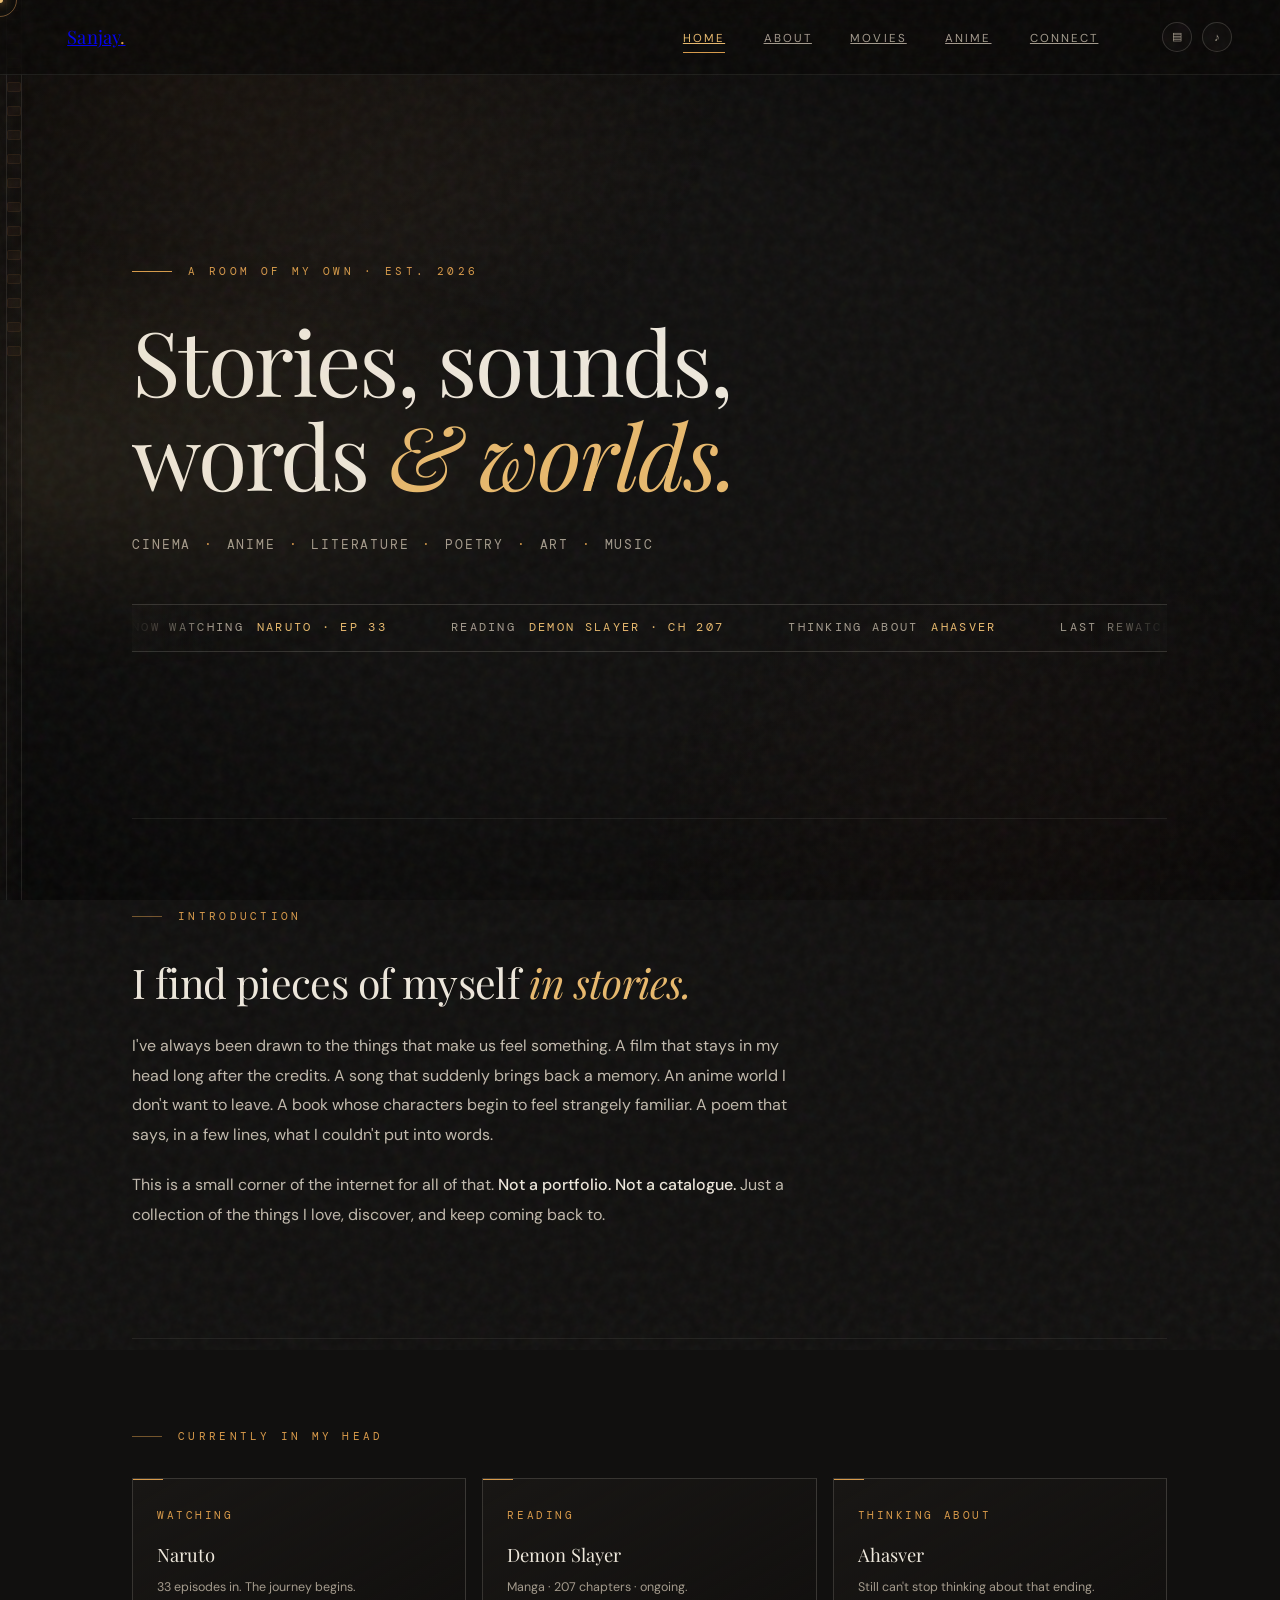
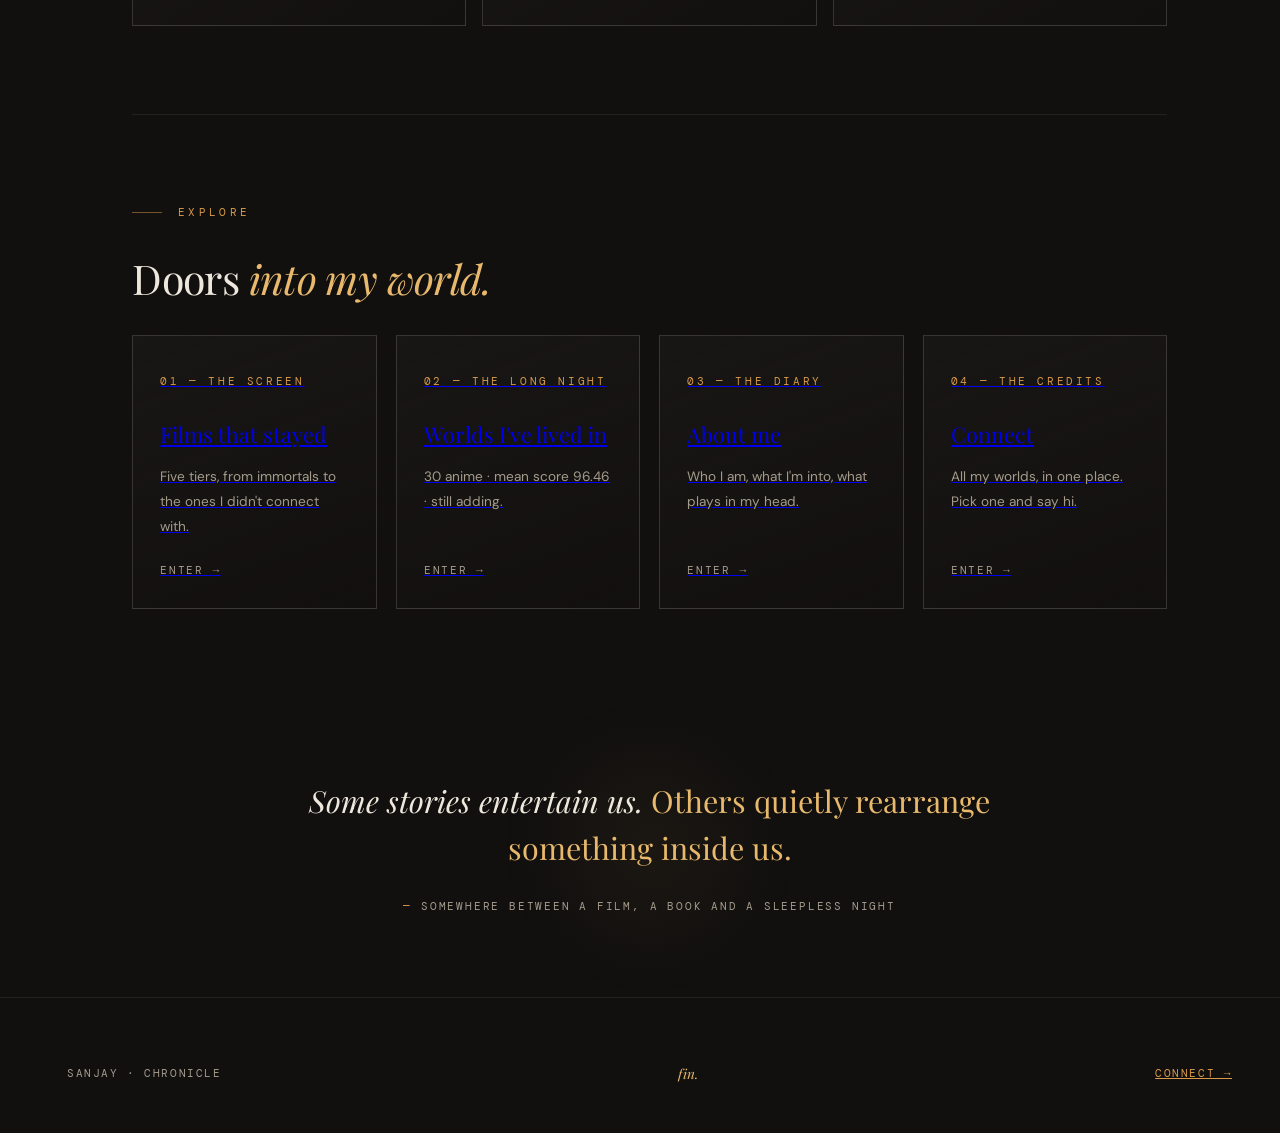
<file: index.html>
<!DOCTYPE html>
<html lang="en">
<head>
<meta charset="UTF-8">
<meta name="viewport" content="width=device-width, initial-scale=1.0">
<title>Sanjay · Stories, sounds, words & worlds</title>
<meta name="description" content="A room of my own. Films, anime, books, music, and the stories that shaped me.">
<link rel="preconnect" href="https://fonts.googleapis.com">
<link rel="preconnect" href="https://fonts.gstatic.com" crossorigin>
<link href="https://fonts.googleapis.com/css2?family=Playfair+Display:ital,wght@0,400;0,500;1,400;1,500&family=Inter:wght@300;400;500&family=JetBrains+Mono:wght@300;400&display=swap" rel="stylesheet">
<link rel="stylesheet" href="assets/style.css">
</head>
<body>

<div class="filmstrip">
  <div class="hole"></div><div class="hole"></div><div class="hole"></div>
  <div class="hole"></div><div class="hole"></div><div class="hole"></div>
  <div class="hole"></div><div class="hole"></div><div class="hole"></div>
  <div class="hole"></div><div class="hole"></div><div class="hole"></div>
  <div class="hole"></div><div class="hole"></div><div class="hole"></div>
</div>

<nav>
  <a href="index.html" class="brand">Sanjay<span>.</span></a>
  <ul>
    <li><a href="index.html" class="navlink">Home</a></li>
    <li><a href="about.html" class="navlink">About</a></li>
    <li><a href="movies.html" class="navlink">Movies</a></li>
    <li><a href="anime.html" class="navlink">Anime</a></li>
    <li><a href="connect.html" class="navlink">Connect</a></li>
    <li class="nav-tools">
      <button class="tool-btn" id="toggle-scanlines" title="Toggle scanlines">▤</button>
      <button class="tool-btn" id="toggle-sound" title="Toggle sound">♪</button>
    </li>
  </ul>
</nav>

<main>
  <div class="container">

    <section class="hero">
      <div class="eyebrow">A room of my own · est. 2026</div>
      <h1>Stories, sounds,<br>words <em>& worlds.</em></h1>
      <div class="sub">
        <span>Cinema</span> <b>·</b>
        <span>Anime</span> <b>·</b>
        <span>Literature</span> <b>·</b>
        <span>Poetry</span> <b>·</b>
        <span>Art</span> <b>·</b>
        <span>Music</span>
      </div>

      <div class="marquee">
        <div class="marquee-track">
          <span><i>Now watching</i> <b>Naruto · ep 33</b></span>
          <span><i>Reading</i> <b>Demon Slayer · ch 207</b></span>
          <span><i>Thinking about</i> <b>Ahasver</b></span>
          <span><i>Last rewatch</i> <b>96 · 8th time</b></span>
          <span><i>Now watching</i> <b>Naruto · ep 33</b></span>
          <span><i>Reading</i> <b>Demon Slayer · ch 207</b></span>
          <span><i>Thinking about</i> <b>Ahasver</b></span>
          <span><i>Last rewatch</i> <b>96 · 8th time</b></span>
        </div>
      </div>
    </section>

    <section class="bordered reveal">
      <div class="section-label">Introduction</div>
      <h2>I find pieces of myself <em>in stories.</em></h2>
      <p>I've always been drawn to the things that make us feel something. A film that stays in my head long after the credits. A song that suddenly brings back a memory. An anime world I don't want to leave. A book whose characters begin to feel strangely familiar. A poem that says, in a few lines, what I couldn't put into words.</p>
      <p>This is a small corner of the internet for all of that. <strong>Not a portfolio. Not a catalogue.</strong> Just a collection of the things I love, discover, and keep coming back to.</p>
    </section>

    <section class="bordered reveal">
      <div class="section-label">Currently in my head</div>
      <div class="currently-grid">
        <div class="currently-card">
          <div class="label">Watching</div>
          <div class="value">Naruto</div>
          <div class="note">33 episodes in. The journey begins.</div>
        </div>
        <div class="currently-card">
          <div class="label">Reading</div>
          <div class="value">Demon Slayer</div>
          <div class="note">Manga · 207 chapters · ongoing.</div>
        </div>
        <div class="currently-card">
          <div class="label">Thinking about</div>
          <div class="value">Ahasver</div>
          <div class="note">Still can't stop thinking about that ending.</div>
        </div>
      </div>
    </section>

    <section class="bordered reveal">
      <div class="section-label">Explore</div>
      <h2>Doors <em>into my world.</em></h2>
      <div class="doors">
        <a href="movies.html" class="door">
          <div class="num">01 — THE SCREEN</div>
          <h3>Films that stayed</h3>
          <p>Five tiers, from immortals to the ones I didn't connect with.</p>
          <div class="arrow">ENTER →</div>
        </a>
        <a href="anime.html" class="door">
          <div class="num">02 — THE LONG NIGHT</div>
          <h3>Worlds I've lived in</h3>
          <p>30 anime · mean score 96.46 · still adding.</p>
          <div class="arrow">ENTER →</div>
        </a>
        <a href="about.html" class="door">
          <div class="num">03 — THE DIARY</div>
          <h3>About me</h3>
          <p>Who I am, what I'm into, what plays in my head.</p>
          <div class="arrow">ENTER →</div>
        </a>
        <a href="connect.html" class="door">
          <div class="num">04 — THE CREDITS</div>
          <h3>Connect</h3>
          <p>All my worlds, in one place. Pick one and say hi.</p>
          <div class="arrow">ENTER →</div>
        </a>
      </div>
    </section>

    <section class="reveal quote-block">
      <p>Some stories entertain us. <em>Others quietly rearrange something inside us.</em></p>
      <div class="attribution">somewhere between a film, a book and a sleepless night</div>
    </section>

  </div>
</main>

<footer>
  <div>Sanjay · Chronicle</div>
  <div class="end-mark">fin.</div>
  <div><a href="connect.html">Connect →</a></div>
</footer>

<script src="assets/effects.js"></script>
<script src="assets/script.js"></script>
</body>
</html>
</file>
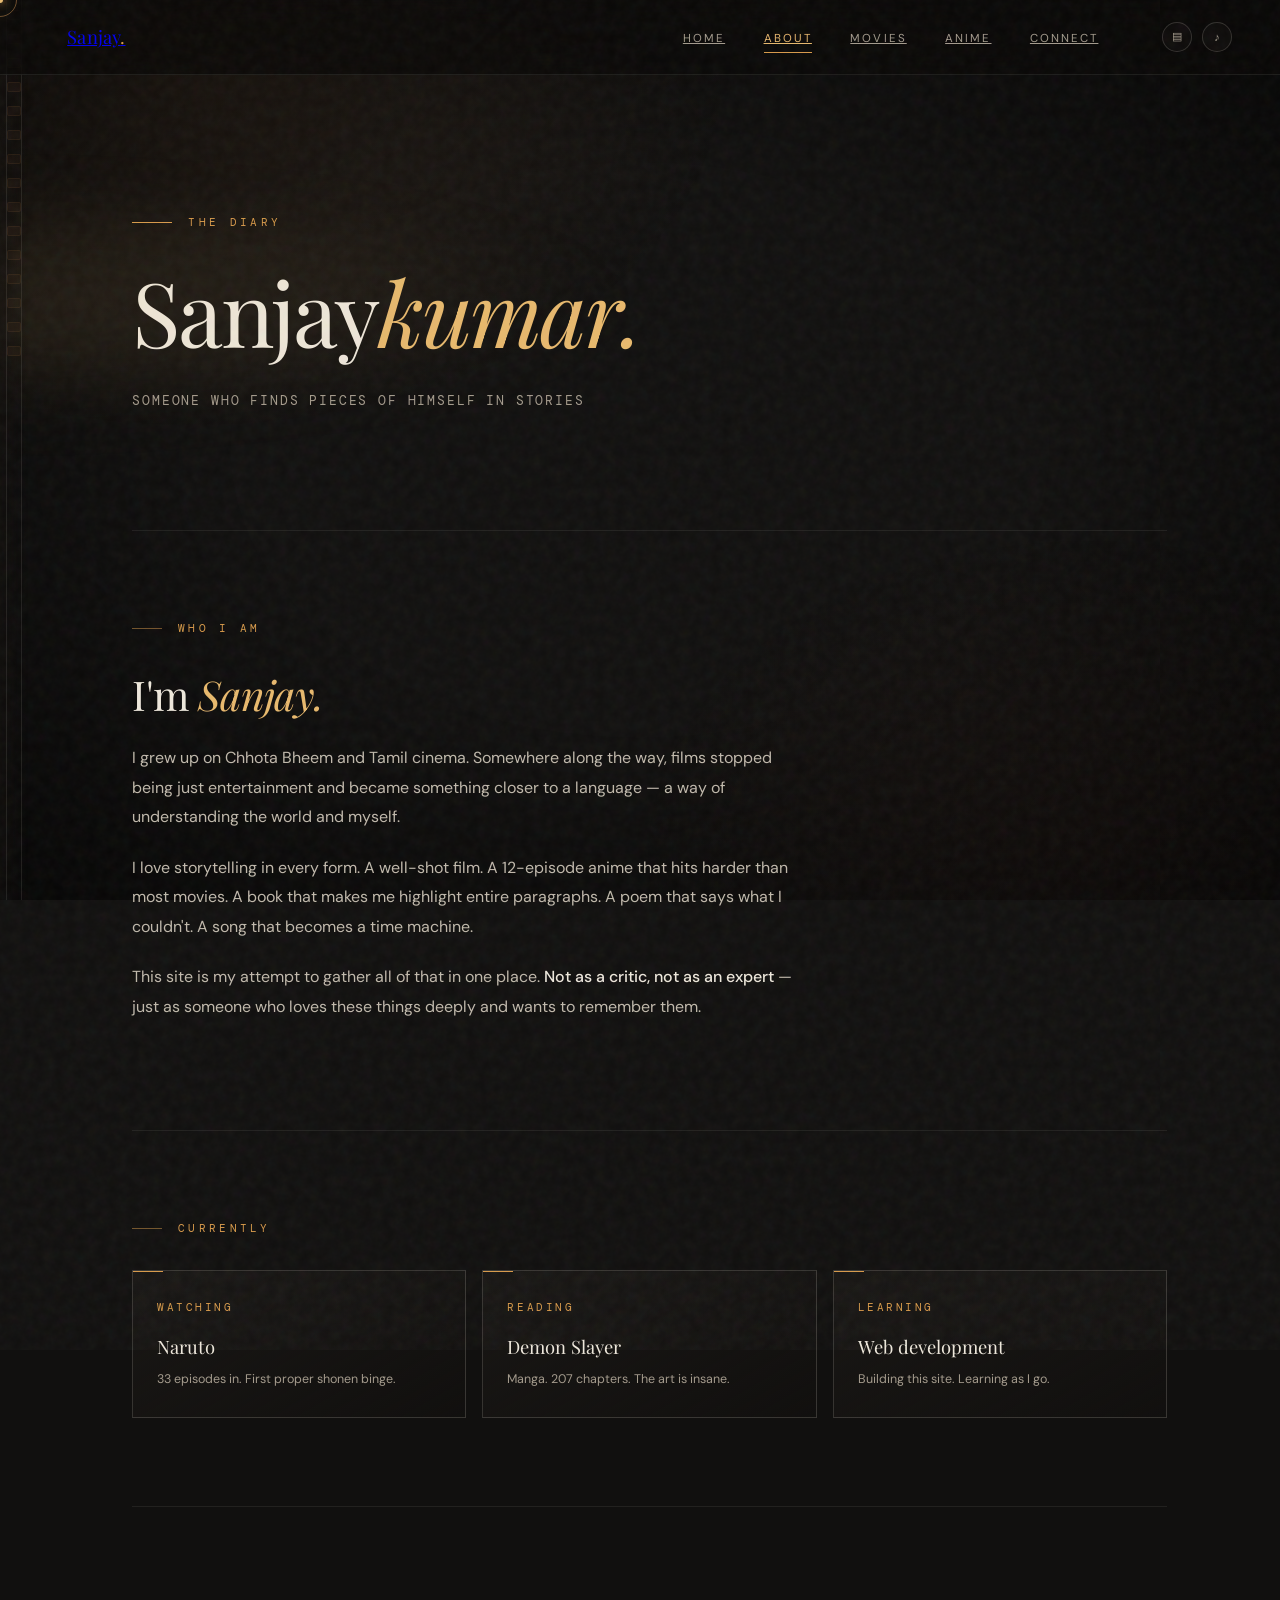
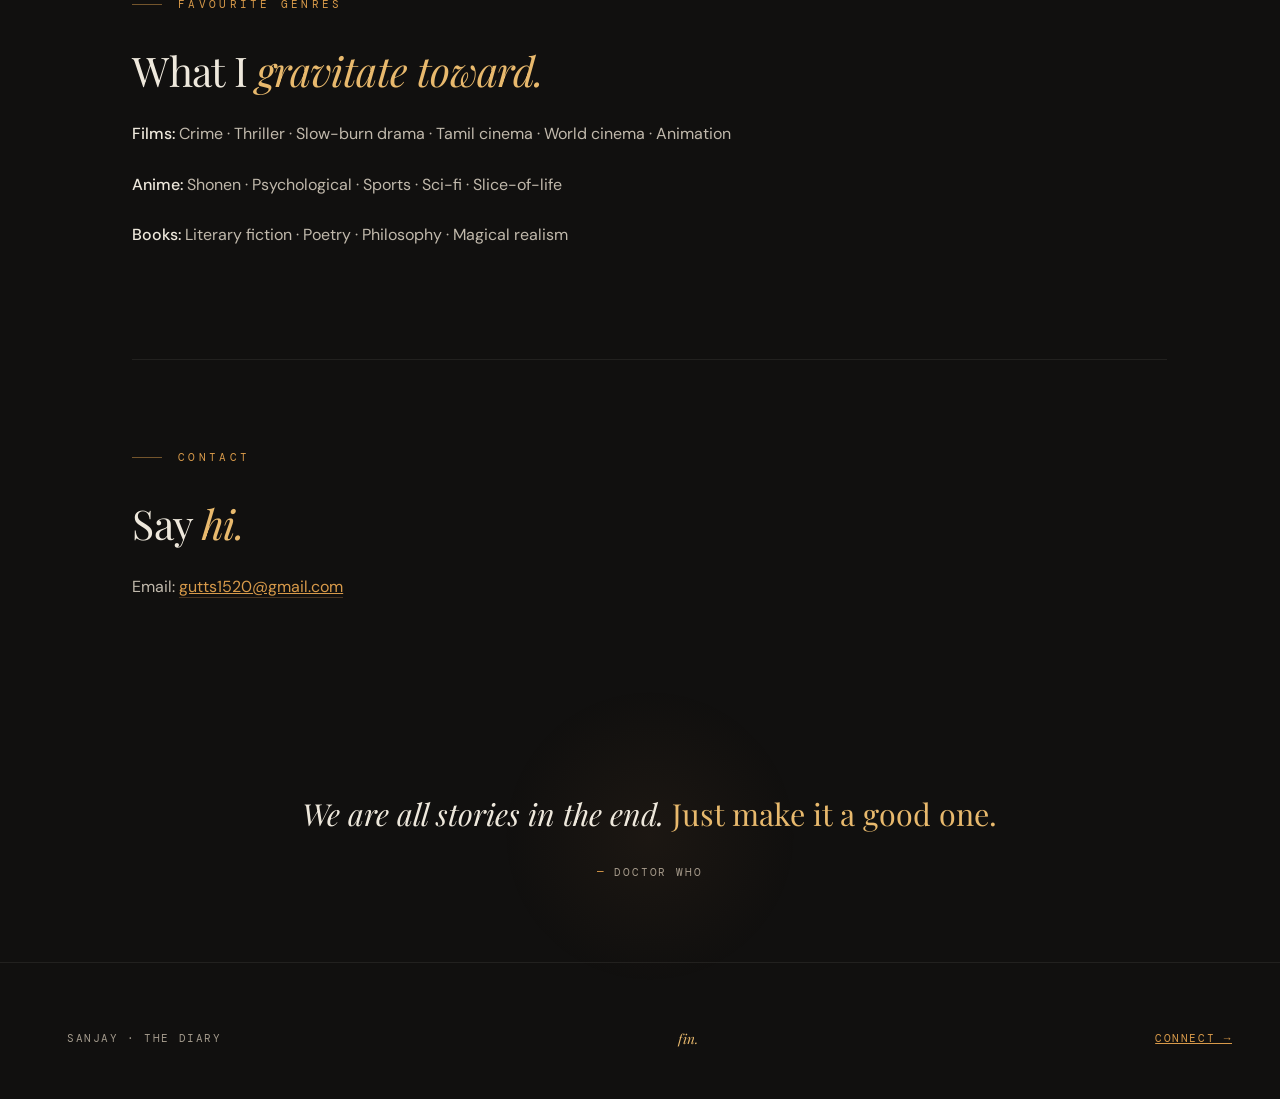
<file: about.html>
<!DOCTYPE html>
<html lang="en">
<head>
<meta charset="UTF-8">
<meta name="viewport" content="width=device-width, initial-scale=1.0">
<title>About · Sanjay</title>
<link rel="preconnect" href="https://fonts.googleapis.com">
<link rel="preconnect" href="https://fonts.gstatic.com" crossorigin>
<link href="https://fonts.googleapis.com/css2?family=Playfair+Display:ital,wght@0,400;0,500;1,400;1,500&family=Inter:wght@300;400;500&family=JetBrains+Mono:wght@300;400&display=swap" rel="stylesheet">
<link rel="stylesheet" href="assets/style.css">
</head>
<body>

<div class="filmstrip">
  <div class="hole"></div><div class="hole"></div><div class="hole"></div>
  <div class="hole"></div><div class="hole"></div><div class="hole"></div>
  <div class="hole"></div><div class="hole"></div><div class="hole"></div>
  <div class="hole"></div><div class="hole"></div><div class="hole"></div>
  <div class="hole"></div><div class="hole"></div><div class="hole"></div>
</div>

<nav>
  <a href="index.html" class="brand">Sanjay<span>.</span></a>
  <ul>
    <li><a href="index.html" class="navlink">Home</a></li>
    <li><a href="about.html" class="navlink">About</a></li>
    <li><a href="movies.html" class="navlink">Movies</a></li>
    <li><a href="anime.html" class="navlink">Anime</a></li>
    <li><a href="connect.html" class="navlink">Connect</a></li>
    <li class="nav-tools">
      <button class="tool-btn" id="toggle-scanlines" title="Toggle scanlines">▤</button>
      <button class="tool-btn" id="toggle-sound" title="Toggle sound">♪</button>
    </li>
  </ul>
</nav>

<main>
  <div class="container">

    <section class="hero" style="min-height: 50vh;">
      <div class="eyebrow">The Diary</div>
      <h1>Sanjay<em>kumar.</em></h1>
      <div class="sub">
        <span>Someone who finds pieces of himself in stories</span>
      </div>
    </section>

    <section class="bordered reveal">
      <div class="section-label">Who I Am</div>
      <h2>I'm <em>Sanjay.</em></h2>
      <p>I grew up on Chhota Bheem and Tamil cinema. Somewhere along the way, films stopped being just entertainment and became something closer to a language — a way of understanding the world and myself.</p>
      <p>I love storytelling in every form. A well-shot film. A 12-episode anime that hits harder than most movies. A book that makes me highlight entire paragraphs. A poem that says what I couldn't. A song that becomes a time machine.</p>
      <p>This site is my attempt to gather all of that in one place. <strong>Not as a critic, not as an expert</strong> — just as someone who loves these things deeply and wants to remember them.</p>
    </section>

    <section class="bordered reveal">
      <div class="section-label">Currently</div>
      <div class="currently-grid">
        <div class="currently-card">
          <div class="label">Watching</div>
          <div class="value">Naruto</div>
          <div class="note">33 episodes in. First proper shonen binge.</div>
        </div>
        <div class="currently-card">
          <div class="label">Reading</div>
          <div class="value">Demon Slayer</div>
          <div class="note">Manga. 207 chapters. The art is insane.</div>
        </div>
        <div class="currently-card">
          <div class="label">Learning</div>
          <div class="value">Web development</div>
          <div class="note">Building this site. Learning as I go.</div>
        </div>
      </div>
    </section>

    <section class="bordered reveal">
      <div class="section-label">Favourite Genres</div>
      <h2>What I <em>gravitate toward.</em></h2>
      <p><strong>Films:</strong> Crime · Thriller · Slow-burn drama · Tamil cinema · World cinema · Animation</p>
      <p><strong>Anime:</strong> Shonen · Psychological · Sports · Sci-fi · Slice-of-life</p>
      <p><strong>Books:</strong> Literary fiction · Poetry · Philosophy · Magical realism</p>
    </section>

    <section class="bordered reveal">
      <div class="section-label">Contact</div>
      <h2>Say <em>hi.</em></h2>
      <p>Email: <a href="mailto:gutts1520@gmail.com" style="color: var(--amber); border-bottom: 1px solid rgba(200,134,74,0.3);">gutts1520@gmail.com</a></p>
    </section>

    <section class="reveal quote-block">
      <p>We are all stories in the end. <em>Just make it a good one.</em></p>
      <div class="attribution">Doctor Who</div>
    </section>

  </div>
</main>

<footer>
  <div>Sanjay · The Diary</div>
  <div class="end-mark">fin.</div>
  <div><a href="connect.html">Connect →</a></div>
</footer>

<script src="assets/effects.js"></script>
<script src="assets/script.js"></script>
</body>
</html>
</file>
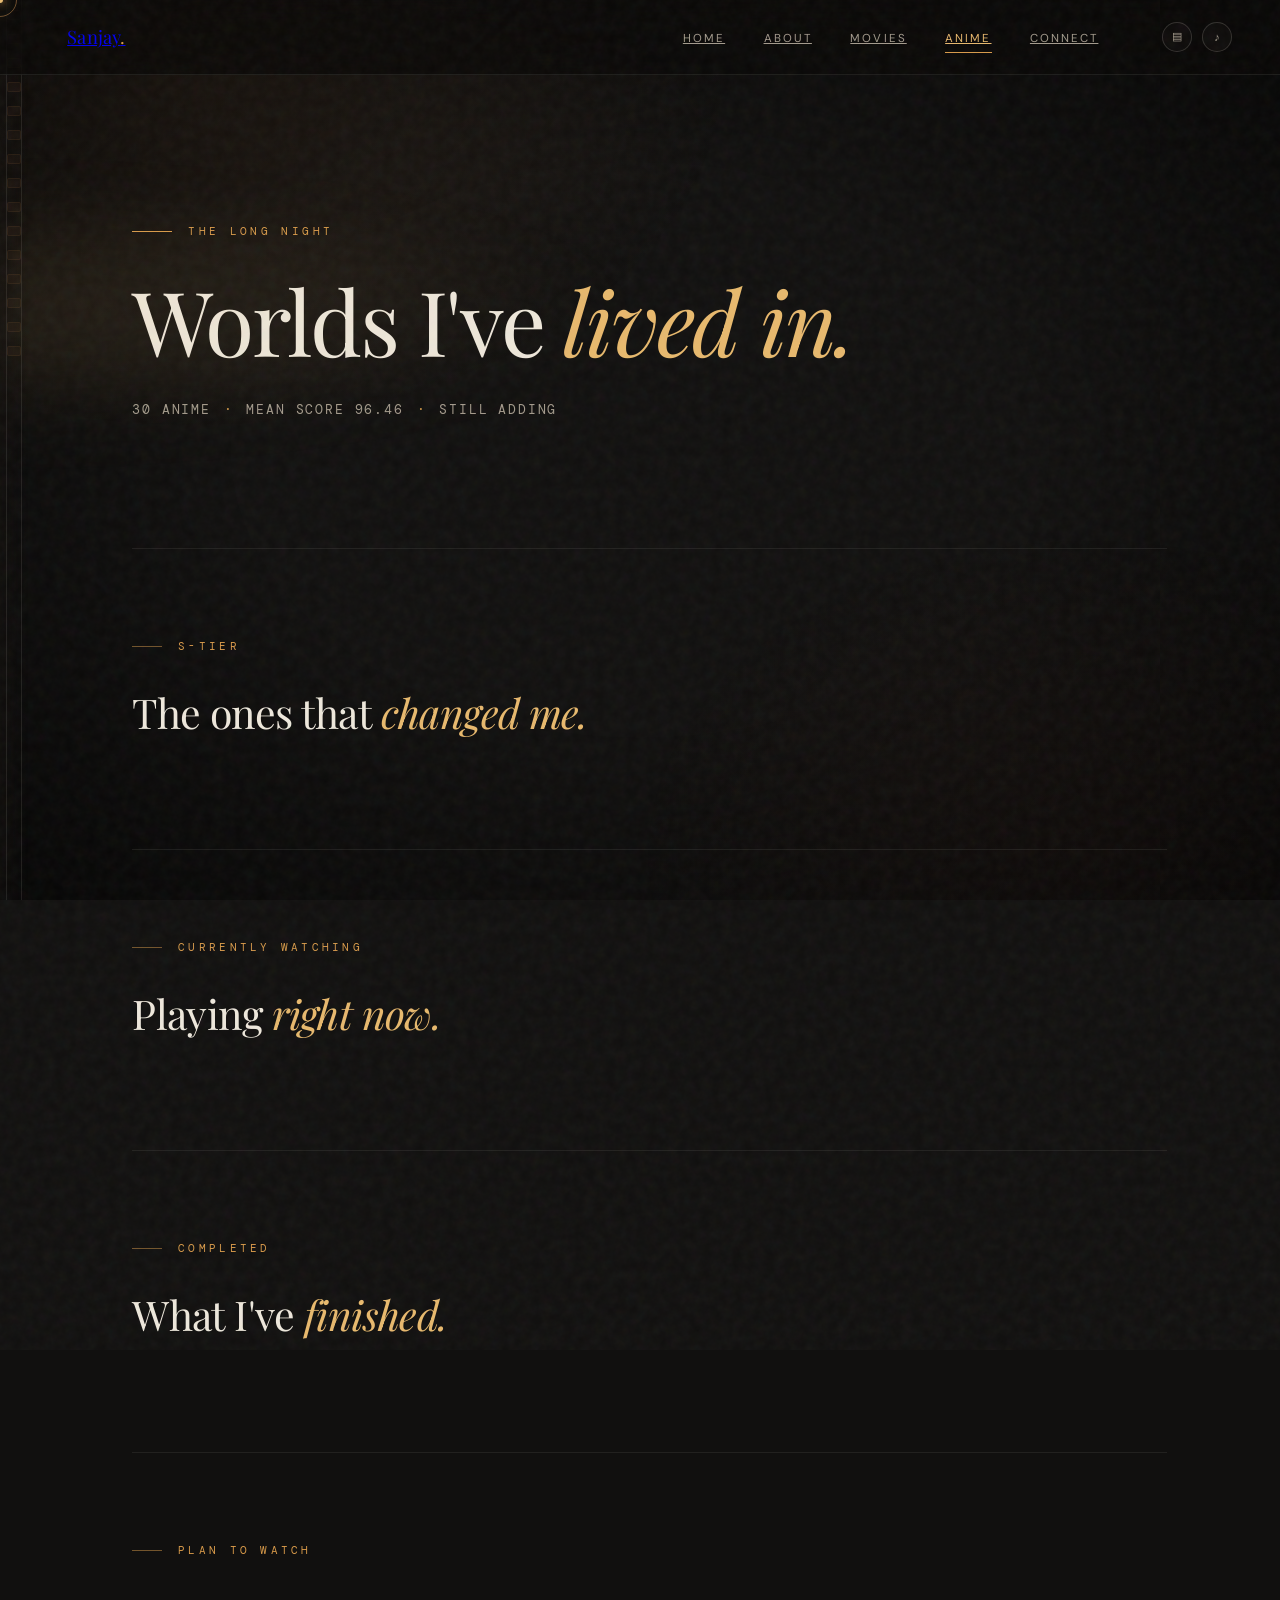
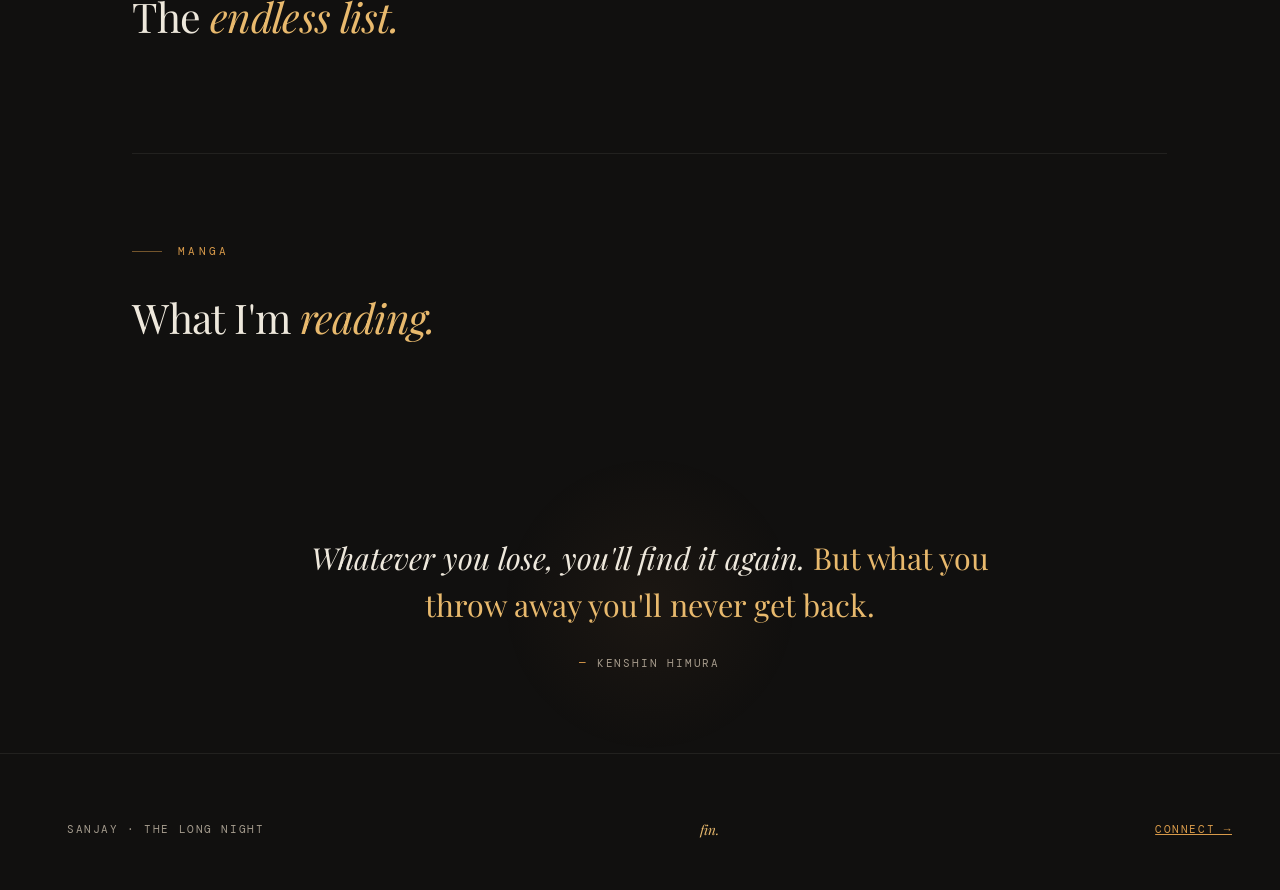
<file: anime.html>
<!DOCTYPE html>
<html lang="en">
<head>
<meta charset="UTF-8">
<meta name="viewport" content="width=device-width, initial-scale=1.0">
<title>Anime · Sanjay</title>
<link rel="preconnect" href="https://fonts.googleapis.com">
<link rel="preconnect" href="https://fonts.gstatic.com" crossorigin>
<link href="https://fonts.googleapis.com/css2?family=Playfair+Display:ital,wght@0,400;0,500;1,400;1,500&family=Inter:wght@300;400;500&family=JetBrains+Mono:wght@300;400&display=swap" rel="stylesheet">
<link rel="stylesheet" href="assets/style.css">
</head>
<body>

<div class="filmstrip">
  <div class="hole"></div><div class="hole"></div><div class="hole"></div>
  <div class="hole"></div><div class="hole"></div><div class="hole"></div>
  <div class="hole"></div><div class="hole"></div><div class="hole"></div>
  <div class="hole"></div><div class="hole"></div><div class="hole"></div>
  <div class="hole"></div><div class="hole"></div><div class="hole"></div>
</div>

<nav>
  <a href="index.html" class="brand">Sanjay<span>.</span></a>
  <ul>
    <li><a href="index.html" class="navlink">Home</a></li>
    <li><a href="about.html" class="navlink">About</a></li>
    <li><a href="movies.html" class="navlink">Movies</a></li>
    <li><a href="anime.html" class="navlink">Anime</a></li>
    <li><a href="connect.html" class="navlink">Connect</a></li>
    <li class="nav-tools">
      <button class="tool-btn" id="toggle-scanlines" title="Toggle scanlines">▤</button>
      <button class="tool-btn" id="toggle-sound" title="Toggle sound">♪</button>
    </li>
  </ul>
</nav>

<main>
  <div class="container">

    <section class="hero" style="min-height: 52vh;">
      <div class="eyebrow">The Long Night</div>
      <h1>Worlds I've <em>lived in.</em></h1>
      <div class="sub">
        <span>30 anime</span> <b>·</b>
        <span>Mean score 96.46</span> <b>·</b>
        <span>Still adding</span>
      </div>
    </section>

    <section class="bordered reveal">
      <div class="section-label">S-Tier</div>
      <h2>The ones that <em>changed me.</em></h2>
      <div class="poster-grid" id="s-tier-grid"></div>
    </section>

    <section class="bordered reveal">
      <div class="section-label">Currently Watching</div>
      <h2>Playing <em>right now.</em></h2>
      <div id="watching-container"></div>
    </section>

    <section class="bordered reveal">
      <div class="section-label">Completed</div>
      <h2>What I've <em>finished.</em></h2>
      <div class="poster-grid" id="completed-grid"></div>
    </section>

    <section class="bordered reveal">
      <div class="section-label">Plan to Watch</div>
      <h2>The <em>endless list.</em></h2>
      <div class="tag-row" id="ptw-container"></div>
    </section>

    <section class="bordered reveal">
      <div class="section-label">Manga</div>
      <h2>What I'm <em>reading.</em></h2>
      <div class="poster-grid" id="manga-container"></div>
    </section>

    <section class="reveal quote-block">
      <p>Whatever you lose, you'll find it again. <em>But what you throw away you'll never get back.</em></p>
      <div class="attribution">Kenshin Himura</div>
    </section>

  </div>
</main>

<div class="modal-overlay" id="modal-overlay">
  <div class="modal">
    <button class="close" aria-label="Close">&times;</button>
    <h3></h3>
    <div class="modal-meta"></div>
    <div class="stars"></div>
    <div class="review"></div>
  </div>
</div>

<footer>
  <div>Sanjay · The Long Night</div>
  <div class="end-mark">fin.</div>
  <div><a href="connect.html">Connect →</a></div>
</footer>

<script src="assets/anime-data.js"></script>
<script src="assets/effects.js"></script>
<script src="assets/script.js"></script>
<script>
document.addEventListener('DOMContentLoaded', () => {

  const scoreToStars = (r) => {
    if (!r) return '';
    const s = r / 20;
    const full = Math.floor(s);
    const half = s % 1 >= 0.5;
    return '★'.repeat(full) + (half ? '½' : '');
  };

  // S-Tier
  const st = document.getElementById('s-tier-grid');
  ANIME.sTier.anime.forEach(a => {
    const score = a.r ? (a.r / 20).toFixed(1) : '';
    const starsStr = scoreToStars(a.r);
    const data = JSON.stringify({ title: a.t, year: a.e + ' episodes', stars: starsStr, note: a.note });
    st.innerHTML += `<div class="poster" data-modal='${data.replace(/'/g, "&#39;")}'>
      <div class="plate">
        <div class="title">${a.t}</div>
        <div class="year">${a.e} eps</div>
        ${score ? `<div class="rating">${score}</div>` : ''}
      </div>
      <div class="meta">${a.note ? a.note.slice(0, 32) : 'S-Tier'}</div>
    </div>`;
  });

  // Currently Watching with progress
  const watchContainer = document.getElementById('watching-container');
  ANIME.currentlyWatching.forEach((a, i) => {
    const max = a.total || (a.e * 4) || 100;
    const pct = Math.min(100, (a.e / max) * 100);
    const card = document.createElement('div');
    card.className = 'progress-card reveal';
    card.innerHTML = `
      <div class="title-row">
        <div class="title">${a.t}</div>
        <div class="count">EP ${a.e} / ${max}</div>
      </div>
      <div class="progress-bar">
        <div class="fill" style="width: 0%;" data-target="${pct}"></div>
      </div>
    `;
    watchContainer.appendChild(card);
  });

  // Animate progress bars
  setTimeout(() => {
    document.querySelectorAll('.progress-bar .fill').forEach(f => {
      f.style.width = f.dataset.target + '%';
    });
  }, 400);

  // Completed
  const comp = document.getElementById('completed-grid');
  ANIME.completed.forEach(a => {
    const score = a.r ? (a.r / 20).toFixed(1) : '';
    const starsStr = scoreToStars(a.r);
    const data = JSON.stringify({ title: a.t, year: a.e + ' episodes', stars: starsStr, note: '' });
    comp.innerHTML += `<div class="poster" data-modal='${data.replace(/'/g, "&#39;")}'>
      <div class="plate">
        <div class="title">${a.t}</div>
        <div class="year">${a.e} eps</div>
        ${score ? `<div class="rating">${score}</div>` : ''}
      </div>
      <div class="meta">${a.r ? 'Rated ' + score : 'Not rated'}</div>
    </div>`;
  });

  // PTW
  const ptw = document.getElementById('ptw-container');
  ANIME.planToWatch.forEach(a => {
    const span = document.createElement('span');
    span.className = 'tag';
    span.textContent = a;
    ptw.appendChild(span);
  });

  // Manga
  const manga = document.getElementById('manga-container');
  MANGA.forEach(m => {
    const score = (m.r / 20).toFixed(1);
    const starsStr = scoreToStars(m.r);
    const data = JSON.stringify({ title: m.t, year: m.ch + ' chapters', stars: starsStr, note: '' });
    manga.innerHTML += `<div class="poster" data-modal='${data.replace(/'/g, "&#39;")}'>
      <div class="plate">
        <div class="title">${m.t}</div>
        <div class="year">${m.ch} ch</div>
        <div class="rating">${score}</div>
      </div>
      <div class="meta">Manga · ${score}</div>
    </div>`;
  });

  if (window.attachReveal) window.attachReveal();
  if (window.attachHover) window.attachHover();
});
</script>
</body>
</html>
</file>
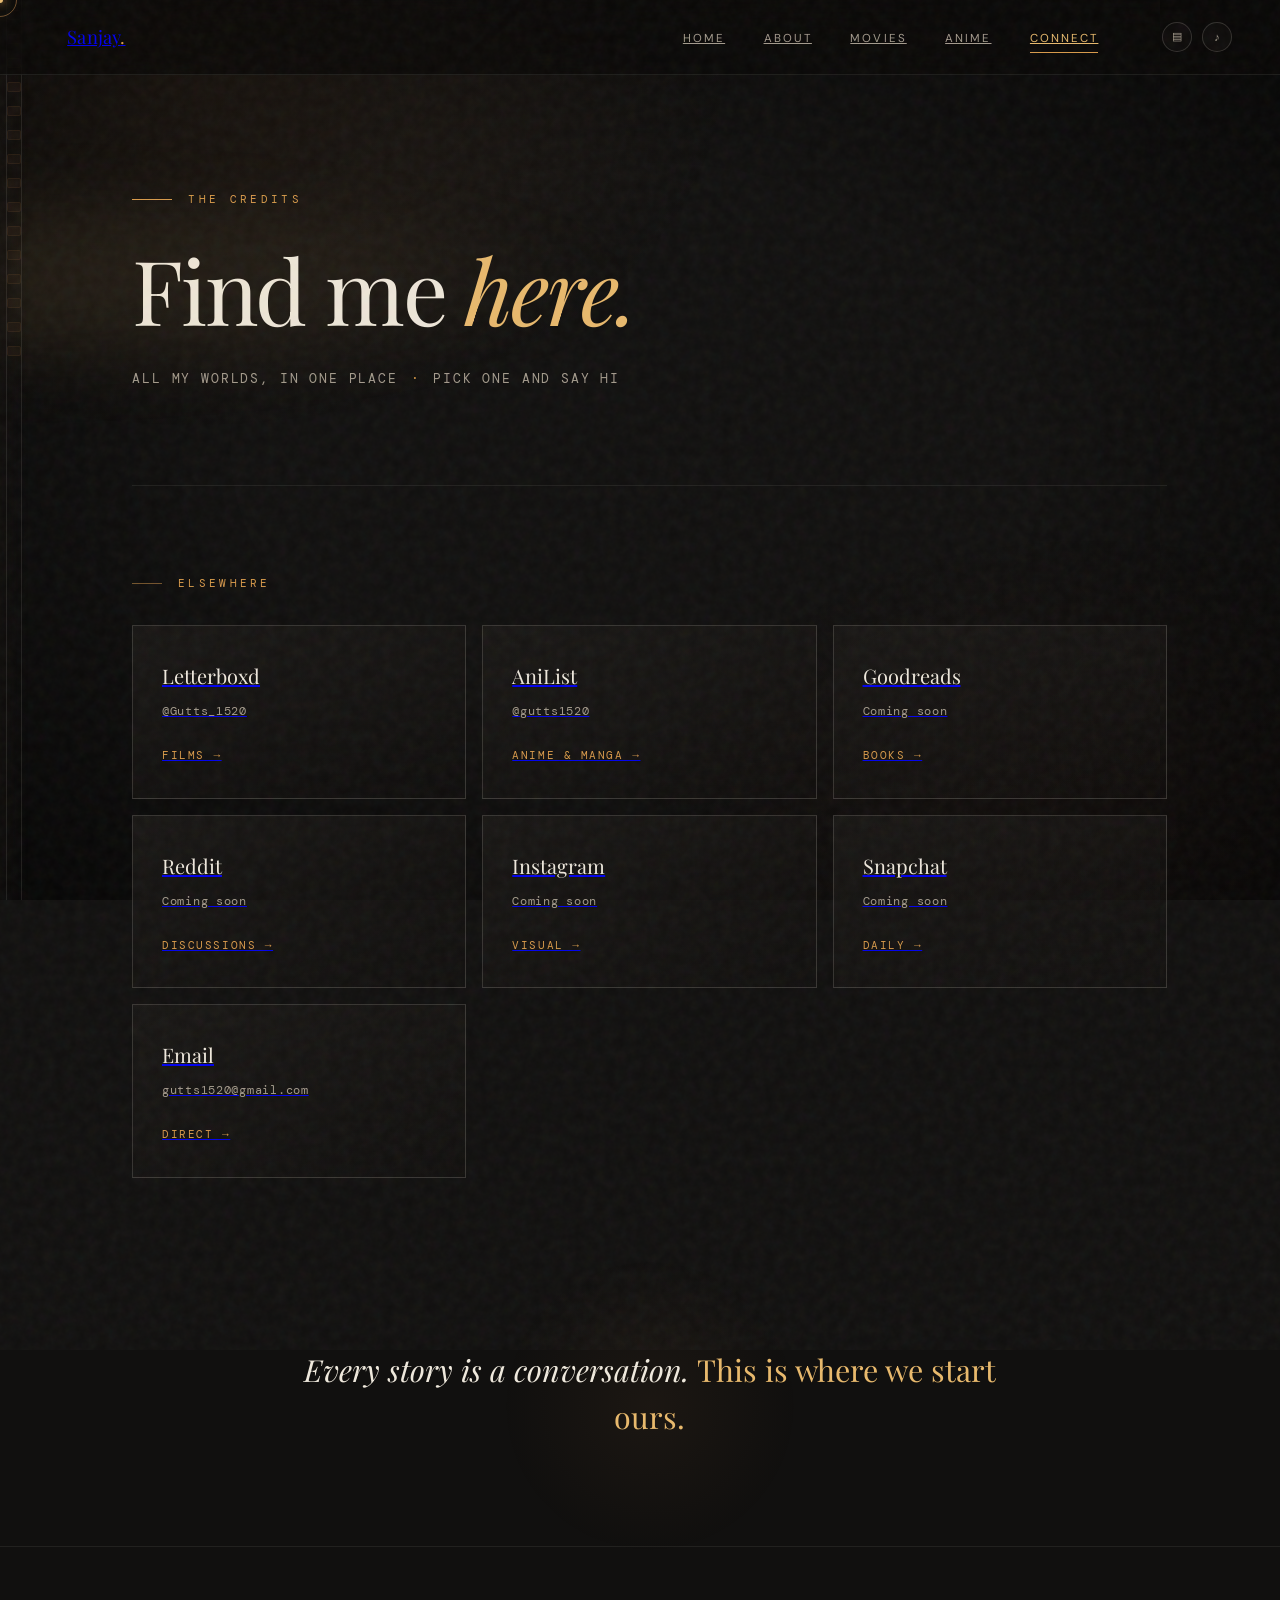
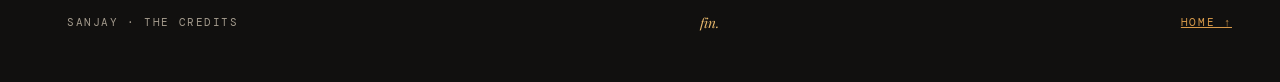
<file: connect.html>
<!DOCTYPE html>
<html lang="en">
<head>
<meta charset="UTF-8">
<meta name="viewport" content="width=device-width, initial-scale=1.0">
<title>Connect · Sanjay</title>
<link rel="preconnect" href="https://fonts.googleapis.com">
<link rel="preconnect" href="https://fonts.gstatic.com" crossorigin>
<link href="https://fonts.googleapis.com/css2?family=Playfair+Display:ital,wght@0,400;0,500;1,400;1,500&family=Inter:wght@300;400;500&family=JetBrains+Mono:wght@300;400&display=swap" rel="stylesheet">
<link rel="stylesheet" href="assets/style.css">
</head>
<body>

<div class="filmstrip">
  <div class="hole"></div><div class="hole"></div><div class="hole"></div>
  <div class="hole"></div><div class="hole"></div><div class="hole"></div>
  <div class="hole"></div><div class="hole"></div><div class="hole"></div>
  <div class="hole"></div><div class="hole"></div><div class="hole"></div>
  <div class="hole"></div><div class="hole"></div><div class="hole"></div>
</div>

<nav>
  <a href="index.html" class="brand">Sanjay<span>.</span></a>
  <ul>
    <li><a href="index.html" class="navlink">Home</a></li>
    <li><a href="about.html" class="navlink">About</a></li>
    <li><a href="movies.html" class="navlink">Movies</a></li>
    <li><a href="anime.html" class="navlink">Anime</a></li>
    <li><a href="connect.html" class="navlink">Connect</a></li>
    <li class="nav-tools">
      <button class="tool-btn" id="toggle-scanlines" title="Toggle scanlines">▤</button>
      <button class="tool-btn" id="toggle-sound" title="Toggle sound">♪</button>
    </li>
  </ul>
</nav>

<main>
  <div class="container">

    <section class="hero" style="min-height: 45vh;">
      <div class="eyebrow">The Credits</div>
      <h1>Find me <em>here.</em></h1>
      <div class="sub">
        <span>All my worlds, in one place</span> <b>·</b>
        <span>Pick one and say hi</span>
      </div>
    </section>

    <section class="bordered reveal">
      <div class="section-label">Elsewhere</div>
      <div class="connect-grid">

        <a href="https://letterboxd.com/Gutts_1520" target="_blank" rel="noopener" class="connect-card">
          <div class="platform">Letterboxd</div>
          <div class="handle">@Gutts_1520</div>
          <div class="arrow">Films →</div>
        </a>

        <a href="https://anilist.co/user/gutts1520" target="_blank" rel="noopener" class="connect-card">
          <div class="platform">AniList</div>
          <div class="handle">@gutts1520</div>
          <div class="arrow">Anime & Manga →</div>
        </a>

        <a href="#" class="connect-card">
          <div class="platform">Goodreads</div>
          <div class="handle">Coming soon</div>
          <div class="arrow">Books →</div>
        </a>

        <a href="#" class="connect-card">
          <div class="platform">Reddit</div>
          <div class="handle">Coming soon</div>
          <div class="arrow">Discussions →</div>
        </a>

        <a href="#" class="connect-card">
          <div class="platform">Instagram</div>
          <div class="handle">Coming soon</div>
          <div class="arrow">Visual →</div>
        </a>

        <a href="#" class="connect-card">
          <div class="platform">Snapchat</div>
          <div class="handle">Coming soon</div>
          <div class="arrow">Daily →</div>
        </a>

        <a href="mailto:gutts1520@gmail.com" class="connect-card">
          <div class="platform">Email</div>
          <div class="handle">gutts1520@gmail.com</div>
          <div class="arrow">Direct →</div>
        </a>

      </div>
    </section>

    <section class="reveal quote-block">
      <p>Every story is a conversation. <em>This is where we start ours.</em></p>
    </section>

  </div>
</main>

<footer>
  <div>Sanjay · The Credits</div>
  <div class="end-mark">fin.</div>
  <div><a href="index.html">Home ↑</a></div>
</footer>

<script src="assets/effects.js"></script>
<script src="assets/script.js"></script>
</body>
</html>
</file>
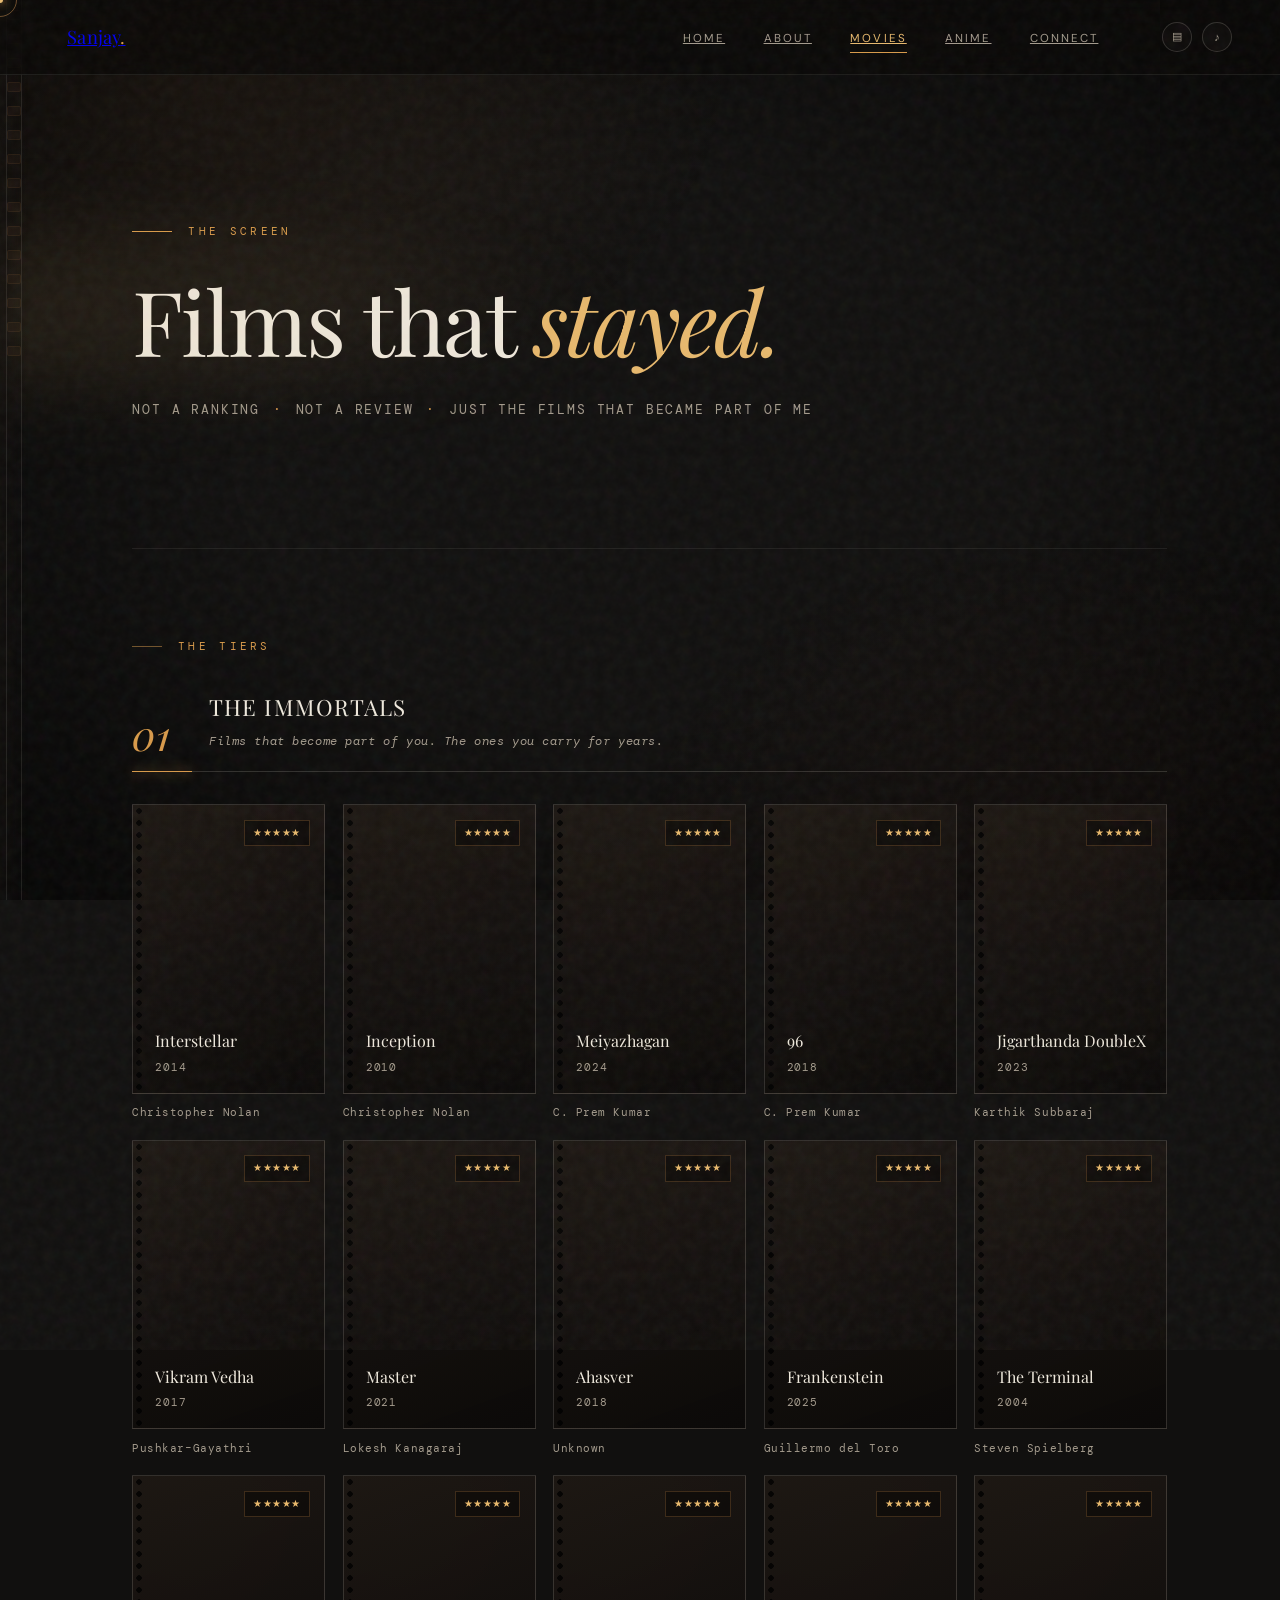
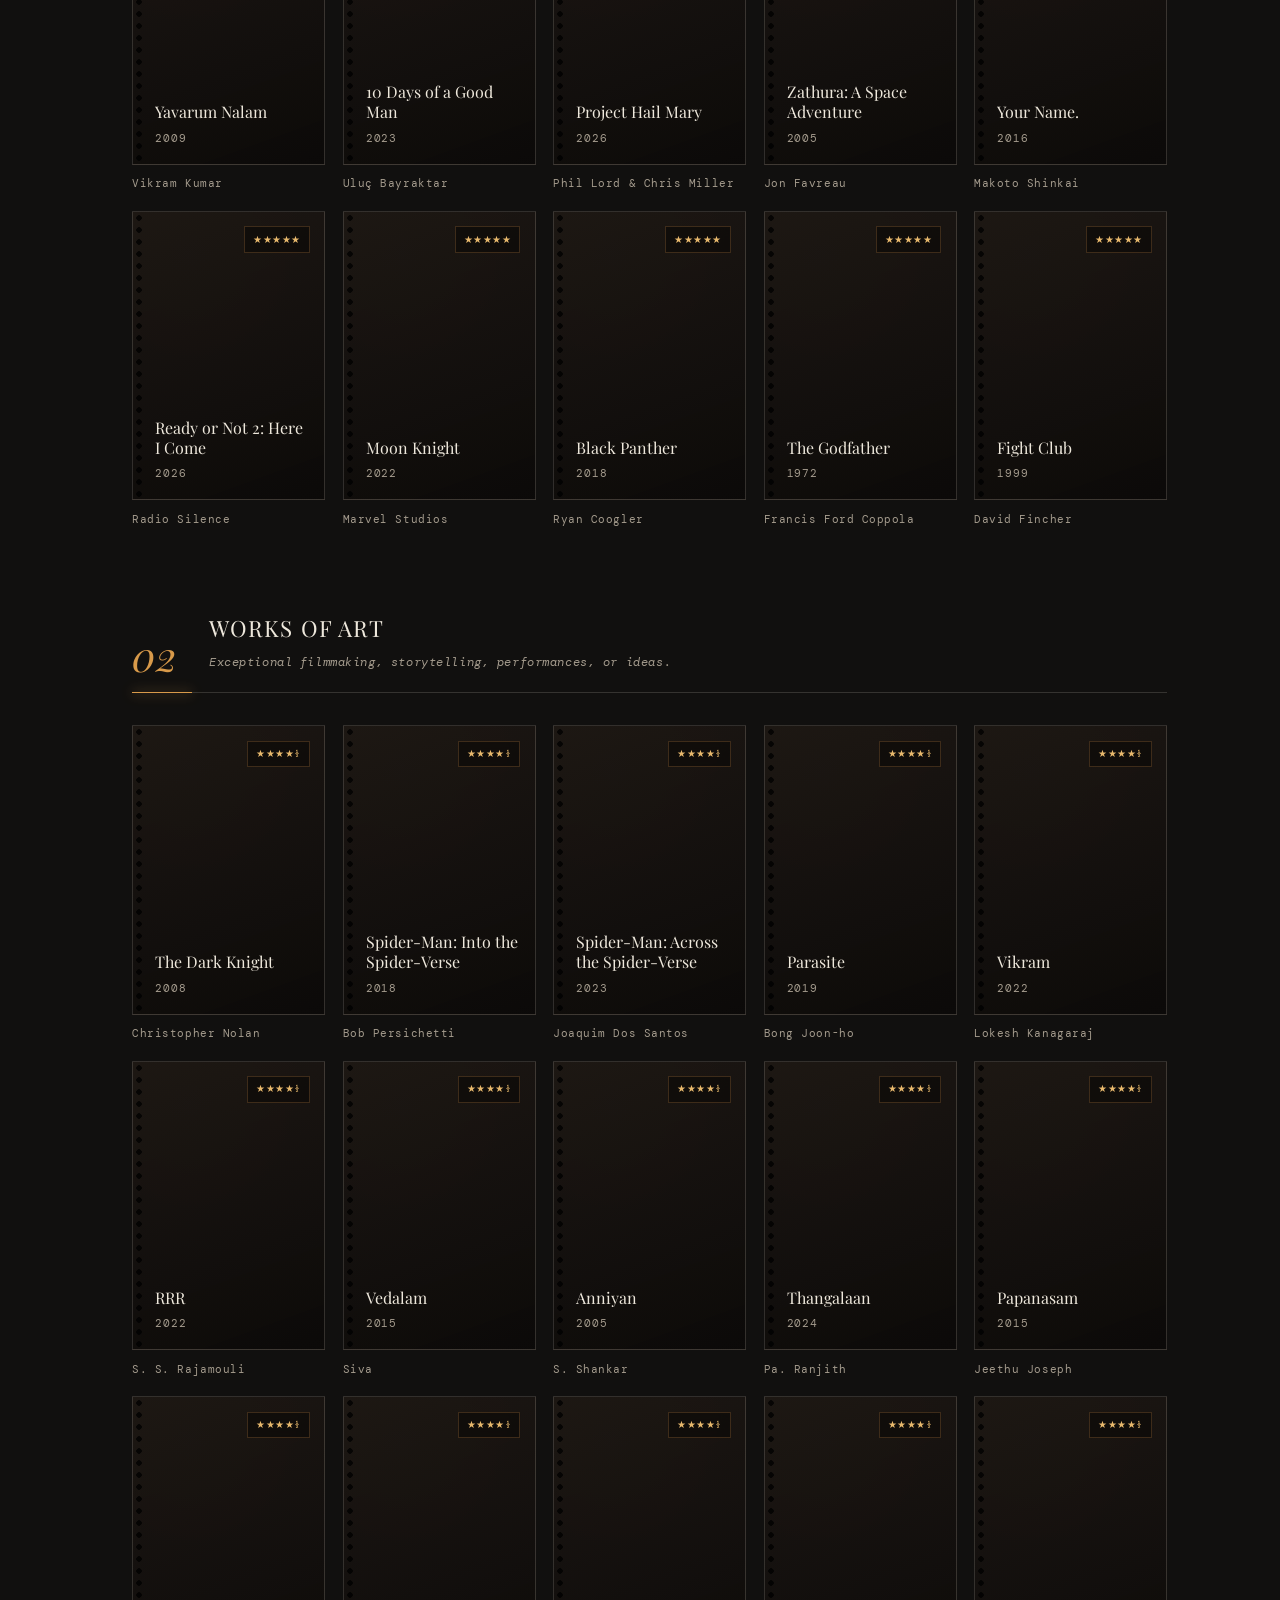
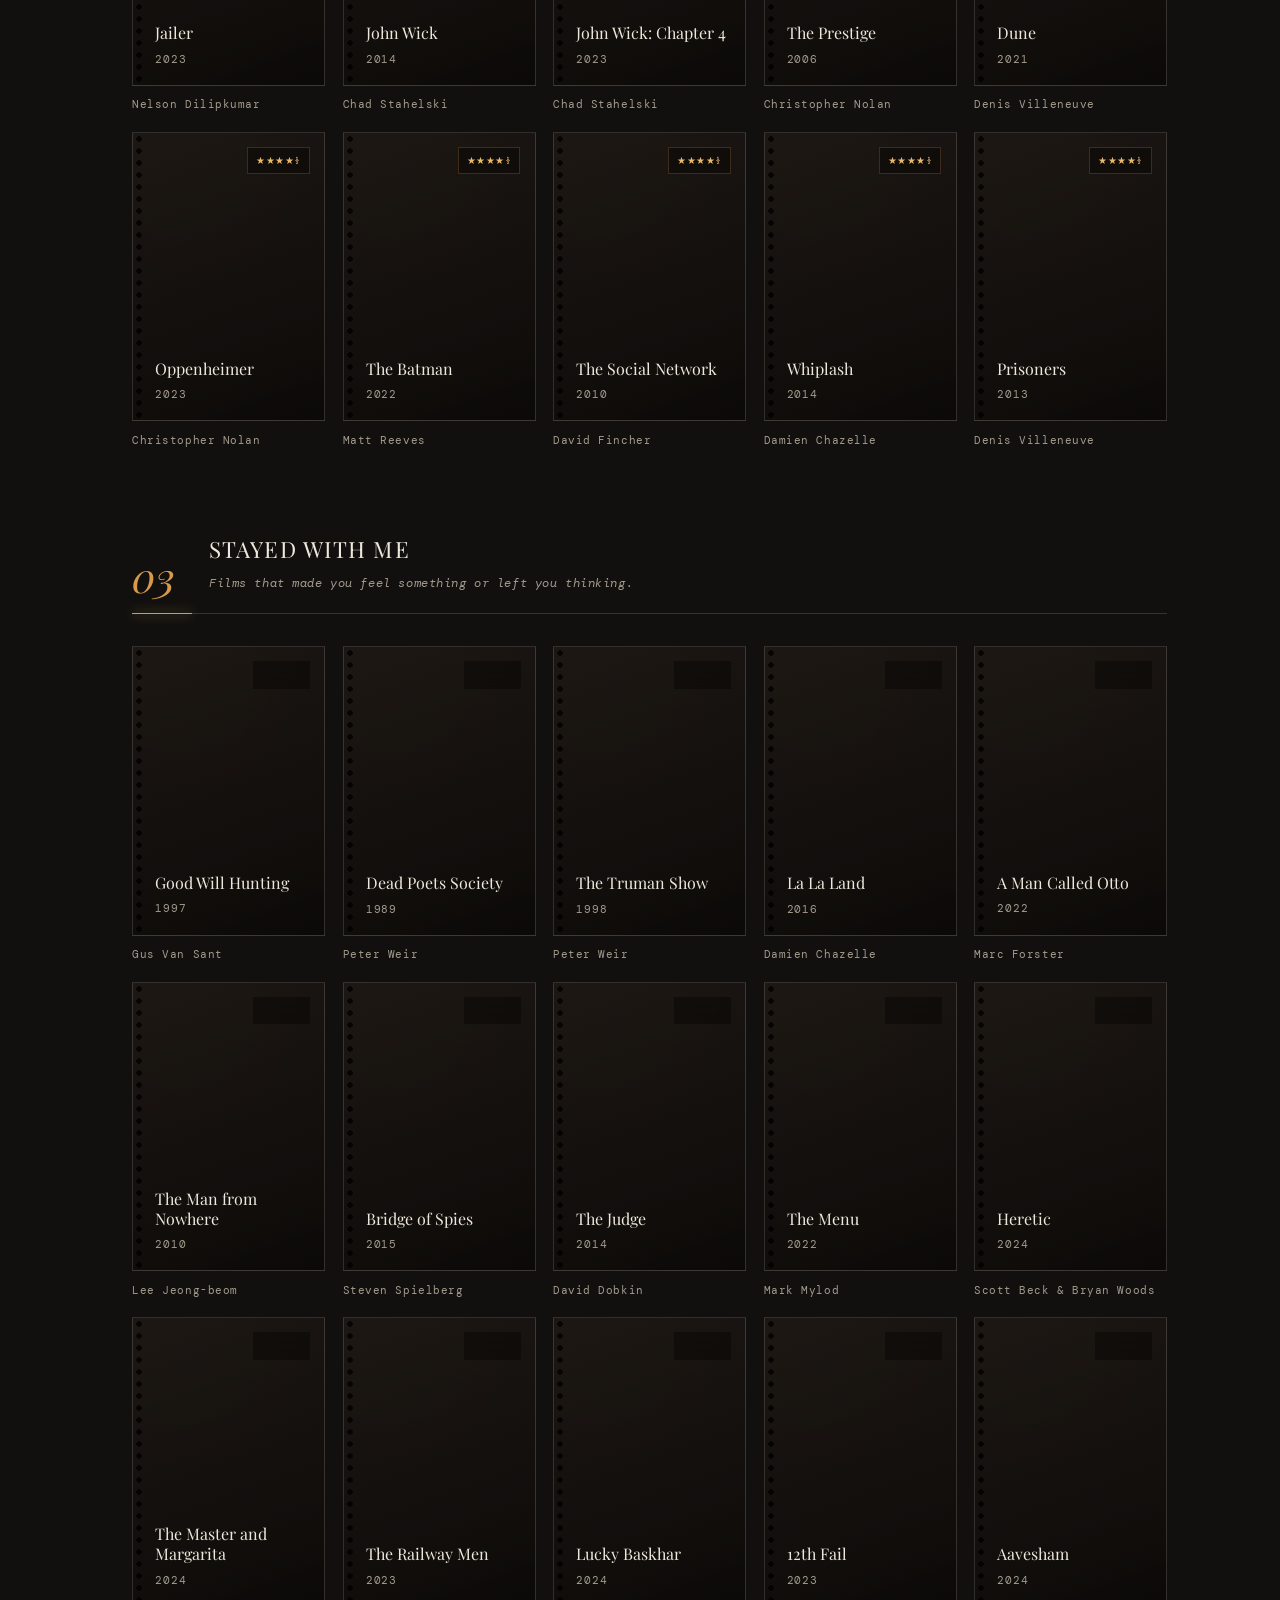
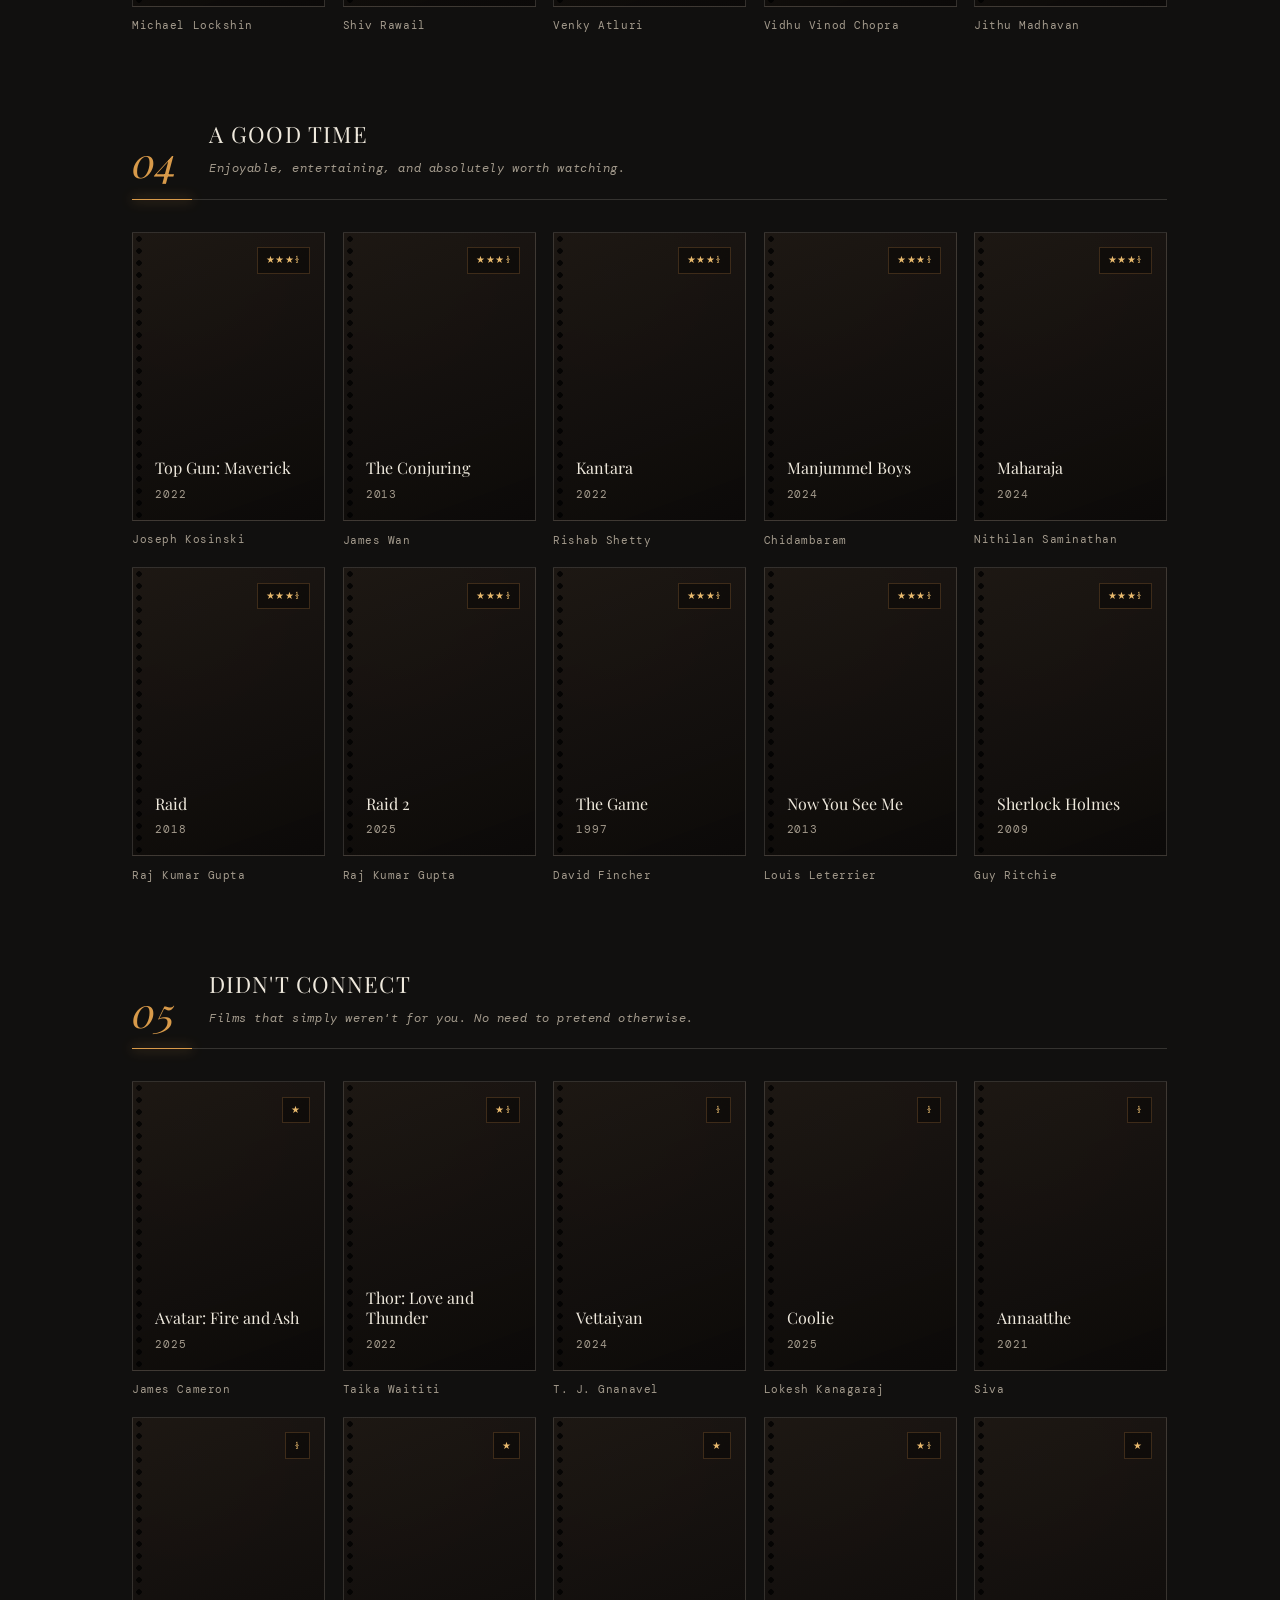
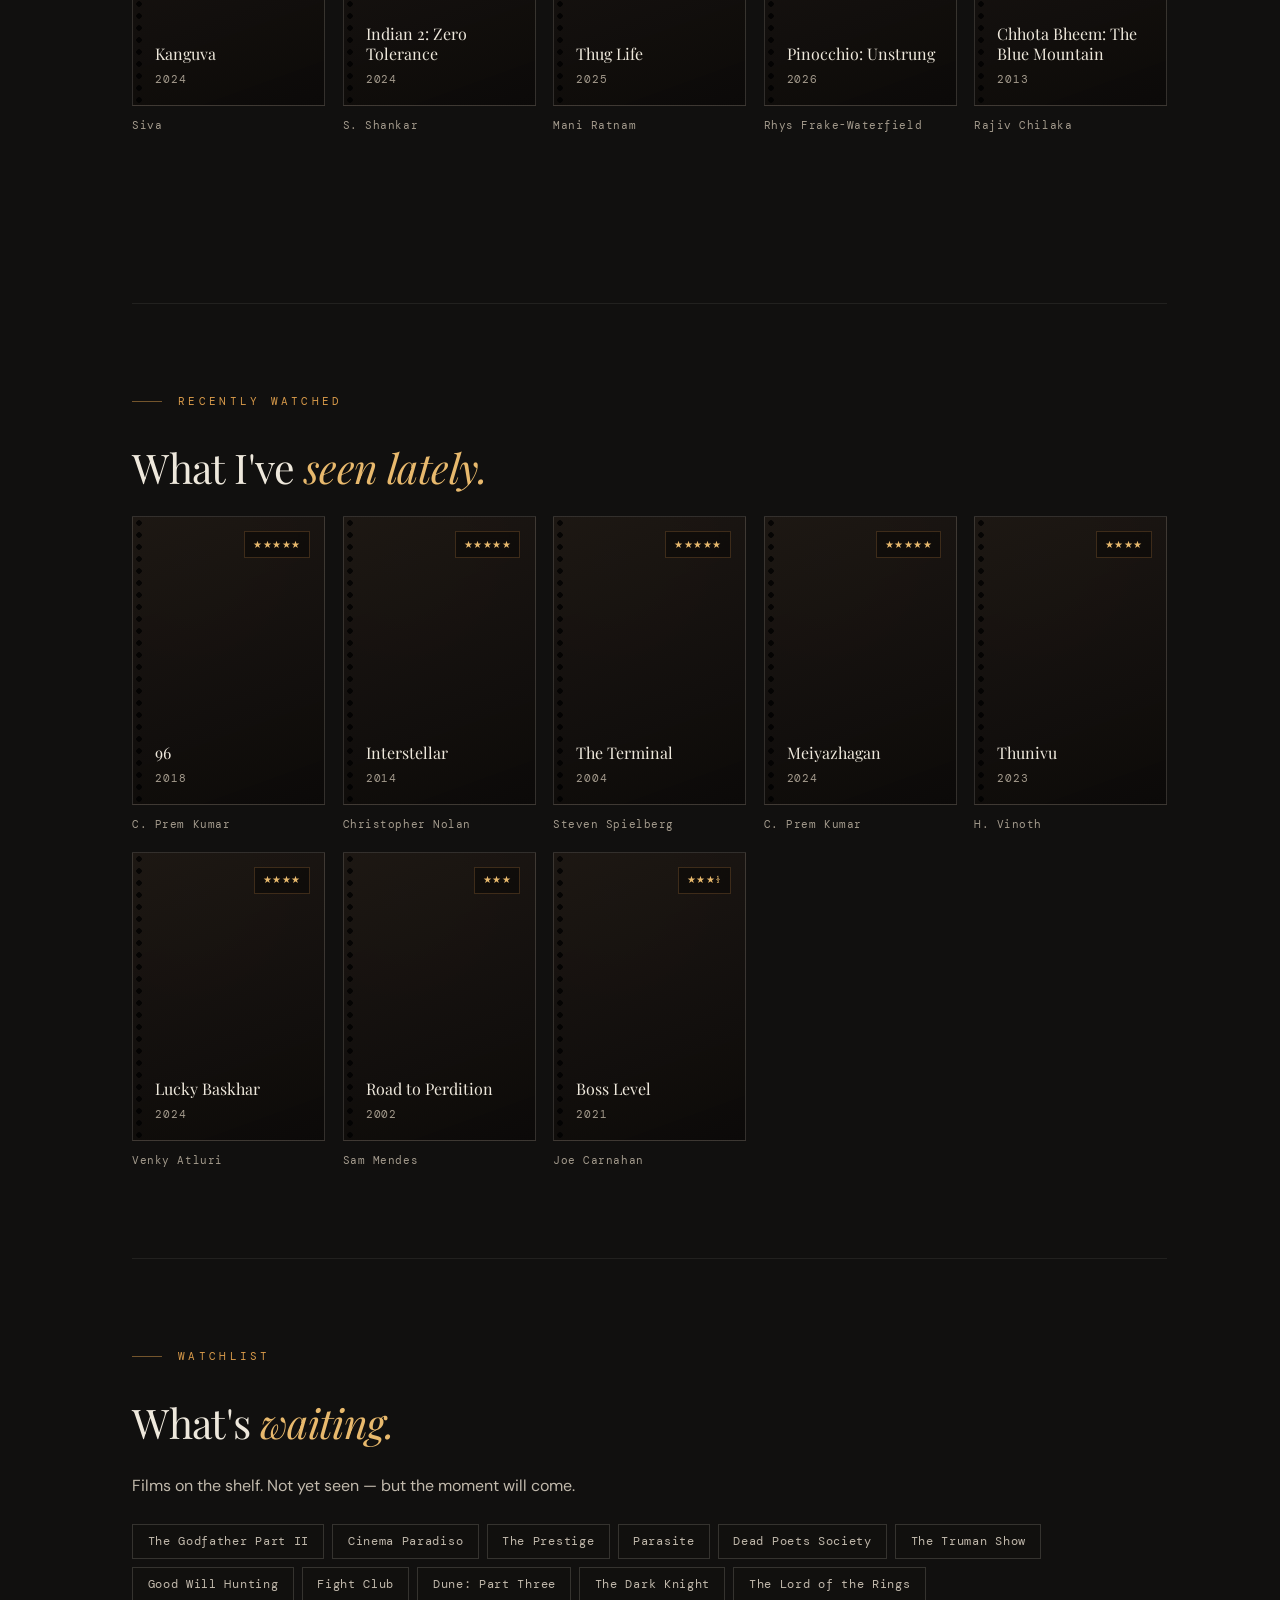
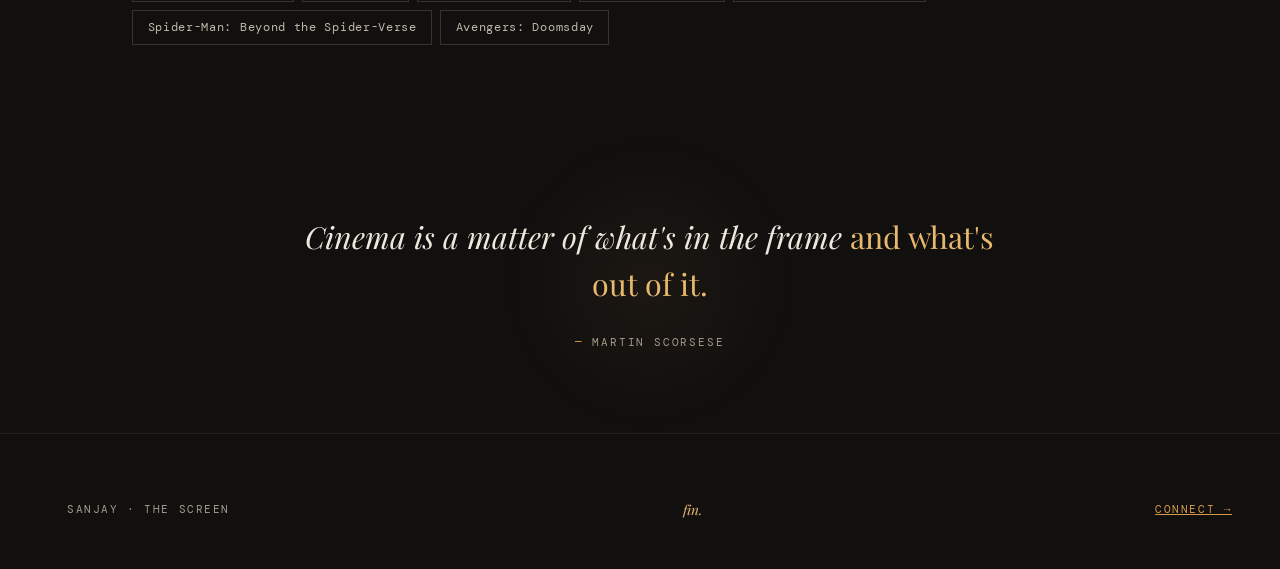
<file: movies.html>
<!DOCTYPE html>
<html lang="en">
<head>
<meta charset="UTF-8">
<meta name="viewport" content="width=device-width, initial-scale=1.0">
<title>Movies · Sanjay</title>
<link rel="preconnect" href="https://fonts.googleapis.com">
<link rel="preconnect" href="https://fonts.gstatic.com" crossorigin>
<link href="https://fonts.googleapis.com/css2?family=Playfair+Display:ital,wght@0,400;0,500;1,400;1,500&family=Inter:wght@300;400;500&family=JetBrains+Mono:wght@300;400&display=swap" rel="stylesheet">
<link rel="stylesheet" href="assets/style.css">
</head>
<body>

<div class="filmstrip">
  <div class="hole"></div><div class="hole"></div><div class="hole"></div>
  <div class="hole"></div><div class="hole"></div><div class="hole"></div>
  <div class="hole"></div><div class="hole"></div><div class="hole"></div>
  <div class="hole"></div><div class="hole"></div><div class="hole"></div>
  <div class="hole"></div><div class="hole"></div><div class="hole"></div>
</div>

<nav>
  <a href="index.html" class="brand">Sanjay<span>.</span></a>
  <ul>
    <li><a href="index.html" class="navlink">Home</a></li>
    <li><a href="about.html" class="navlink">About</a></li>
    <li><a href="movies.html" class="navlink">Movies</a></li>
    <li><a href="anime.html" class="navlink">Anime</a></li>
    <li><a href="connect.html" class="navlink">Connect</a></li>
    <li class="nav-tools">
      <button class="tool-btn" id="toggle-scanlines" title="Toggle scanlines">▤</button>
      <button class="tool-btn" id="toggle-sound" title="Toggle sound">♪</button>
    </li>
  </ul>
</nav>

<main>
  <div class="container">

    <section class="hero" style="min-height: 52vh;">
      <div class="eyebrow">The Screen</div>
      <h1>Films that <em>stayed.</em></h1>
      <div class="sub">
        <span>Not a ranking</span> <b>·</b>
        <span>Not a review</span> <b>·</b>
        <span>Just the films that became part of me</span>
      </div>
    </section>

    <section class="bordered">
      <div class="section-label">The Tiers</div>
      <div id="tiers-container"></div>
    </section>

    <section class="bordered reveal">
      <div class="section-label">Recently Watched</div>
      <h2>What I've <em>seen lately.</em></h2>
      <div class="poster-grid" id="recent-grid"></div>
    </section>

    <section class="bordered reveal">
      <div class="section-label">Watchlist</div>
      <h2>What's <em>waiting.</em></h2>
      <p style="max-width: 560px;">Films on the shelf. Not yet seen — but the moment will come.</p>
      <div class="tag-row" id="watchlist-container"></div>
    </section>

    <section class="reveal quote-block">
      <p>Cinema is a matter of what's in the frame <em>and what's out of it.</em></p>
      <div class="attribution">Martin Scorsese</div>
    </section>

  </div>
</main>

<div class="modal-overlay" id="modal-overlay">
  <div class="modal">
    <button class="close" aria-label="Close">&times;</button>
    <h3></h3>
    <div class="modal-meta"></div>
    <div class="stars"></div>
    <div class="review"></div>
  </div>
</div>

<footer>
  <div>Sanjay · The Screen</div>
  <div class="end-mark">fin.</div>
  <div><a href="connect.html">Connect →</a></div>
</footer>

<script src="assets/movies-data.js"></script>
<script src="assets/effects.js"></script>
<script src="assets/script.js"></script>
<script>
document.addEventListener('DOMContentLoaded', () => {
  const tiersEl = document.getElementById('tiers-container');
  const tierKeys = ['immortals', 'worksOfArt', 'stayedWithMe', 'goodTime', 'didntConnect'];

  tierKeys.forEach(key => {
    const tier = MOVIES[key];
    const div = document.createElement('div');
    div.className = 'tier reveal';
    const num = tier.label.split('·')[0].trim();
    const name = tier.label.split('·')[1].trim();

    let html = `<div class="tier-head">
      <div class="tier-num">${num}</div>
      <div>
        <div class="tier-name">${name}</div>
        <div class="tier-sub">${tier.sub}</div>
      </div>
    </div><div class="poster-grid">`;

    tier.films.forEach(f => {
      const starsStr = window.starStr(f.r);
      const data = JSON.stringify({ title: f.t, year: f.y, director: f.d, stars: starsStr, note: f.note });
      html += `<div class="poster" data-modal='${data.replace(/'/g, "&#39;")}'>
        <div class="plate">
          <div class="title">${f.t}</div>
          <div class="year">${f.y}</div>
          <div class="rating">${starsStr}</div>
        </div>
        <div class="meta">${f.d || ''}</div>
      </div>`;
    });

    html += '</div>';
    div.innerHTML = html;
    tiersEl.appendChild(div);
  });

  // Recently
  const recentGrid = document.getElementById('recent-grid');
  RECENTLY.forEach(f => {
    const starsStr = window.starStr(f.r);
    const data = JSON.stringify({ title: f.t, year: f.y, director: f.d, stars: starsStr, note: f.note });
    recentGrid.innerHTML += `<div class="poster" data-modal='${data.replace(/'/g, "&#39;")}'>
      <div class="plate">
        <div class="title">${f.t}</div>
        <div class="year">${f.y}</div>
        <div class="rating">${starsStr}</div>
      </div>
      <div class="meta">${f.d || ''}</div>
    </div>`;
  });

  // Watchlist
  const wl = document.getElementById('watchlist-container');
  WATCHLIST.forEach(f => {
    const span = document.createElement('span');
    span.className = 'tag';
    span.textContent = f;
    wl.appendChild(span);
  });

  // Re-attach reveal & hover
  if (window.attachReveal) window.attachReveal();
  if (window.attachHover) window.attachHover();
});
</script>
</body>
</html>
</file>
<file: assets/style.css>
@import url('https://fonts.googleapis.com/css2?family=DM+Mono:wght@400;500&family=DM+Sans:wght@400;500;600;700&family=Playfair+Display:ital,wght@0,500;0,600;1,500;1,600&display=swap');

/* ═══════════════════════════════════════════════════════════
   CHRONICLE — CINEMA AT 3AM
   Warm base · cold accents · full atmosphere
   ═══════════════════════════════════════════════════════════ */

:root {
  /* V1 PALETTE — visual theme only; layout and features stay unchanged */
  --ink: #11100f;
  --charcoal: #191715;
  --charcoal-2: #201d19;
  --cream: #eee8dc;
  --paper: #c1b9ac;
  --muted: #a49b8d;

  /* V1 WARM ACCENTS */
  --amber: #d89a4a;
  --gold: #e8b96d;
  --ember: #8b3a1f;

  /* Former cool accents remapped to V1 amber tones */
  --frost: #d89a4a;
  --ice: #c8864a;
  --steel: #6b5744;

  /* V1 LINES */
  --line: rgba(238, 232, 220, .16);
  --line-soft: rgba(238, 232, 220, .08);

  /* V1 TYPOGRAPHY */
  --serif: 'Playfair Display', Georgia, serif;
  --sans: 'DM Sans', -apple-system, sans-serif;
  --mono: 'DM Mono', 'Courier New', monospace;

  /* MOTION */
  --ease: cubic-bezier(0.22, 1, 0.36, 1);
  --ease-slow: cubic-bezier(0.65, 0, 0.35, 1);
}

* { margin: 0; padding: 0; box-sizing: border-box; }

html { scroll-behavior: smooth; }

body {
  background: var(--ink);
  color: var(--cream);
  font-family: var(--sans);
  font-size: 16px;
  line-height: 1.75;
  -webkit-font-smoothing: antialiased;
  overflow-x: hidden;
  min-height: 100vh;
  position: relative;
}

/* ═══════════════════════════════════════════════════════════
   ATMOSPHERE — layered over everything
   ═══════════════════════════════════════════════════════════ */

/* Layer 1 — Projector glow (top-left warm light) */
body::before {
  content: '';
  position: fixed;
  inset: 0;
  background:
    radial-gradient(ellipse 900px 600px at 15% 8%, rgba(200,134,74,0.10), transparent 60%),
    radial-gradient(ellipse 700px 500px at 85% 95%, rgba(139,58,31,0.06), transparent 65%);
  pointer-events: none;
  z-index: 0;
}

/* Layer 2 — Vignette */
body::after {
  content: '';
  position: fixed;
  inset: 0;
  background: radial-gradient(ellipse at center, transparent 45%, rgba(0,0,0,0.6) 100%);
  pointer-events: none;
  z-index: 1;
}

/* Layer 3 — Film grain (SVG noise, animated position) */
.grain {
  position: fixed;
  inset: -50%;
  width: 200%;
  height: 200%;
  pointer-events: none;
  z-index: 9998;
  opacity: 0.05;
  background-image: url("data:image/svg+xml,%3Csvg viewBox='0 0 200 200' xmlns='http://www.w3.org/2000/svg'%3E%3Cfilter id='n'%3E%3CfeTurbulence type='fractalNoise' baseFrequency='0.85' numOctaves='4' /%3E%3C/filter%3E%3Crect width='100%25' height='100%25' filter='url(%23n)'/%3E%3C/svg%3E");
  animation: grainShift 0.9s steps(4) infinite;
}

@keyframes grainShift {
  0%   { transform: translate(0, 0); }
  25%  { transform: translate(-2%, 1%); }
  50%  { transform: translate(1%, -2%); }
  75%  { transform: translate(-1%, -1%); }
  100% { transform: translate(2%, 2%); }
}

/* Layer 4 — Scanlines (toggleable) */
.scanlines {
  position: fixed;
  inset: 0;
  pointer-events: none;
  z-index: 9997;
  opacity: 0;
  transition: opacity 0.5s;
  background: repeating-linear-gradient(
    to bottom,
    rgba(255,255,255,0.02) 0px,
    rgba(255,255,255,0.02) 1px,
    transparent 1px,
    transparent 3px
  );
}

body.scanlines-on .scanlines { opacity: 1; }

/* Layer 5 — Dust particles canvas */
#dust {
  position: fixed;
  inset: 0;
  pointer-events: none;
  z-index: 9996;
  opacity: 0.55;
}

/* ═══════════════════════════════════════════════════════════
   CUSTOM CURSOR
   ═══════════════════════════════════════════════════════════ */

.cursor-dot,
.cursor-ring {
  position: fixed;
  top: 0; left: 0;
  pointer-events: none;
  z-index: 10000;
  border-radius: 50%;
  mix-blend-mode: screen;
  transform: translate(-50%, -50%);
  will-change: transform;
}

.cursor-dot {
  width: 6px; height: 6px;
  background: var(--gold);
  box-shadow: 0 0 10px var(--amber), 0 0 20px rgba(200,134,74,0.5);
  transition: width 0.2s, height 0.2s, background 0.3s;
}

.cursor-ring {
  width: 34px; height: 34px;
  border: 1px solid rgba(200,134,74,0.5);
  transition: width 0.3s var(--ease), height 0.3s var(--ease),
              border-color 0.3s, background 0.3s;
}

body.cursor-hover .cursor-ring {
  width: 60px; height: 60px;
  border-color: var(--frost);
  background: rgba(216,154,74,0.05);
}

body.cursor-hover .cursor-dot {
  background: var(--frost);
  box-shadow: 0 0 12px var(--frost);
}

body.cursor-down .cursor-ring {
  width: 22px; height: 22px;
}

@media (max-width: 900px) {
  .cursor-dot, .cursor-ring { display: none; }
  body { cursor: auto; }
}

/* ═══════════════════════════════════════════════════════════
   SCROLL PROGRESS
   ═══════════════════════════════════════════════════════════ */

.scroll-progress {
  position: fixed;
  top: 0; left: 0;
  height: 2px;
  background: linear-gradient(to right, var(--ember), var(--amber), var(--gold));
  z-index: 10001;
  width: 0%;
  transition: width 0.1s linear;
  box-shadow: 0 0 12px rgba(200,134,74,0.6);
}

/* ═══════════════════════════════════════════════════════════
   FILM STRIP (left edge decoration)
   ═══════════════════════════════════════════════════════════ */

.filmstrip {
  position: fixed;
  top: 0; left: 0;
  width: 28px;
  height: 100vh;
  z-index: 50;
  pointer-events: none;
  background: linear-gradient(to right, rgba(20,17,15,0.9), transparent);
  opacity: 0.6;
  display: flex;
  flex-direction: column;
  padding: 10px 0;
  gap: 14px;
}

.filmstrip::before,
.filmstrip::after {
  content: '';
  position: absolute;
  top: 0; bottom: 0;
  width: 1px;
  background: var(--line);
}

.filmstrip::before { left: 6px; }
.filmstrip::after { right: 6px; }

.filmstrip .hole {
  width: 14px;
  height: 10px;
  margin-left: 7px;
  border-radius: 2px;
  background: rgba(200,134,74,0.08);
  border: 1px solid rgba(200,134,74,0.15);
}

@media (max-width: 1100px) { .filmstrip { display: none; } }

/* ═══════════════════════════════════════════════════════════
   PAGE TRANSITION OVERLAY
   ═══════════════════════════════════════════════════════════ */

.page-transition {
  position: fixed;
  inset: 0;
  background: var(--ink);
  z-index: 9999;
  pointer-events: none;
  opacity: 0;
  transition: opacity 0.35s var(--ease);
}

.page-transition.active { opacity: 1; pointer-events: all; }

.page-transition::after {
  content: '';
  position: absolute;
  inset: 0;
  background: radial-gradient(circle at center, rgba(200,134,74,0.08), transparent 60%);
}

/* ═══════════════════════════════════════════════════════════
   NAV
   ═══════════════════════════════════════════════════════════ */

nav {
  position: fixed;
  top: 0; left: 0; right: 0;
  z-index: 100;
  padding: 1.3rem 3rem 1.3rem 4.2rem;
  display: flex;
  justify-content: space-between;
  align-items: center;
  background: rgba(10,9,8,0.72);
  backdrop-filter: blur(20px) saturate(120%);
  -webkit-backdrop-filter: blur(20px) saturate(120%);
  border-bottom: 1px solid var(--line-soft);
  transition: padding 0.3s var(--ease);
}

nav.scrolled { padding: 0.9rem 3rem 0.9rem 4.2rem; }

nav .brand {
  font-family: var(--serif);
  font-size: 1.15rem;
  letter-spacing: 0.01em;
  position: relative;
  transition: color 0.3s;
}

nav .brand span {
  color: var(--amber);
  transition: color 0.3s;
}

nav .brand:hover { color: var(--gold); }
nav .brand:hover span { color: var(--frost); }

nav ul {
  display: flex;
  gap: 2.4rem;
  list-style: none;
  align-items: center;
}

nav a.navlink {
  font-size: 0.72rem;
  letter-spacing: 0.18em;
  text-transform: uppercase;
  color: var(--muted);
  transition: color 0.3s;
  position: relative;
  padding: 0.3rem 0;
}

nav a.navlink::after {
  content: '';
  position: absolute;
  bottom: -2px; left: 0;
  width: 0;
  height: 1px;
  background: linear-gradient(to right, var(--amber), var(--frost));
  transition: width 0.4s var(--ease);
}

nav a.navlink:hover {
  color: var(--cream);
}

nav a.navlink:hover::after { width: 100%; }

nav a.navlink.active { color: var(--gold); }

nav a.navlink.active::after {
  width: 100%;
  background: var(--amber);
}

/* Nav tools */
.nav-tools {
  display: flex;
  gap: 0.6rem;
  margin-left: 1.6rem;
}

.tool-btn {
  width: 30px; height: 30px;
  border: 1px solid var(--line);
  background: rgba(20,17,15,0.6);
  color: var(--muted);
  cursor: pointer;
  display: flex;
  align-items: center;
  justify-content: center;
  border-radius: 50%;
  transition: all 0.3s;
  font-size: 0.7rem;
}

.tool-btn:hover {
  color: var(--gold);
  border-color: var(--amber);
  transform: translateY(-1px);
}

.tool-btn.active {
  color: var(--frost);
  border-color: var(--frost);
  box-shadow: 0 0 12px rgba(216,154,74,0.25);
}

/* ═══════════════════════════════════════════════════════════
   MAIN
   ═══════════════════════════════════════════════════════════ */

main {
  padding-top: 80px;
  min-height: 100vh;
  position: relative;
  z-index: 2;
  animation: pageIn 0.9s var(--ease);
}

@keyframes pageIn {
  from { opacity: 0; transform: translateY(8px); }
  to { opacity: 1; transform: translateY(0); }
}

.container {
  max-width: 1150px;
  margin: 0 auto;
  padding: 0 3rem 0 4.2rem;
}

/* ═══════════════════════════════════════════════════════════
   HERO
   ═══════════════════════════════════════════════════════════ */

.hero {
  min-height: 82vh;
  display: flex;
  flex-direction: column;
  justify-content: center;
  padding: 4rem 0 3rem;
  position: relative;
}

.hero .eyebrow {
  font-family: var(--mono);
  font-size: 0.7rem;
  letter-spacing: 0.3em;
  text-transform: uppercase;
  color: var(--amber);
  margin-bottom: 2rem;
  display: flex;
  align-items: center;
  gap: 1rem;
  opacity: 0;
  animation: fadeUp 0.9s var(--ease) 0.2s forwards;
}

.hero .eyebrow::before {
  content: '';
  width: 40px; height: 1px;
  background: var(--amber);
}

.hero h1 {
  font-family: var(--serif);
  font-size: clamp(2.8rem, 7vw, 5.6rem);
  font-weight: 400;
  line-height: 1.05;
  letter-spacing: -0.025em;
  max-width: 900px;
  margin-bottom: 2rem;
  opacity: 0;
  animation: fadeUp 1s var(--ease) 0.35s forwards;
  position: relative;
}

.hero h1 em {
  font-style: italic;
  color: var(--gold);
}

.hero .sub {
  font-family: var(--mono);
  font-size: 0.82rem;
  letter-spacing: 0.14em;
  color: var(--paper);
  text-transform: uppercase;
  opacity: 0;
  animation: fadeUp 1s var(--ease) 0.55s forwards;
  display: flex;
  align-items: center;
  gap: 0.8rem;
  flex-wrap: wrap;
}

.hero .sub span { color: var(--muted); }

.hero .sub b {
  color: var(--amber);
  font-weight: 400;
  transition: color 0.3s;
}

.hero .sub b:hover { color: var(--frost); }

@keyframes fadeUp {
  from { opacity: 0; transform: translateY(24px); }
  to { opacity: 1; transform: translateY(0); }
}

/* Projector beam */
.hero .beam {
  position: absolute;
  top: 20%;
  left: -15%;
  width: 70%;
  height: 60%;
  background: radial-gradient(ellipse at left center, rgba(232,185,109,0.10), transparent 65%);
  filter: blur(30px);
  pointer-events: none;
  animation: beamFlicker 6s ease-in-out infinite;
}

@keyframes beamFlicker {
  0%, 100% { opacity: 0.7; }
  45% { opacity: 0.95; }
  50% { opacity: 0.6; }
  55% { opacity: 0.95; }
}

/* ═══════════════════════════════════════════════════════════
   MARQUEE (cinema ticker)
   ═══════════════════════════════════════════════════════════ */

.marquee {
  margin-top: 3rem;
  border-top: 1px solid var(--line);
  border-bottom: 1px solid var(--line);
  overflow: hidden;
  padding: 0.8rem 0;
  position: relative;
  opacity: 0;
  animation: fadeUp 1s var(--ease) 0.75s forwards;
}

.marquee::before,
.marquee::after {
  content: '';
  position: absolute;
  top: 0; bottom: 0;
  width: 80px;
  z-index: 2;
  pointer-events: none;
}

.marquee::before { left: 0; background: linear-gradient(to right, var(--ink), transparent); }
.marquee::after { right: 0; background: linear-gradient(to left, var(--ink), transparent); }

.marquee-track {
  display: flex;
  gap: 4rem;
  white-space: nowrap;
  animation: marqueeScroll 40s linear infinite;
  font-family: var(--mono);
  font-size: 0.72rem;
  letter-spacing: 0.2em;
  text-transform: uppercase;
  color: var(--paper);
}

.marquee-track span { display: flex; align-items: center; gap: 0.8rem; }
.marquee-track b { color: var(--gold); font-weight: 400; }
.marquee-track i {
  font-style: normal;
  color: var(--muted);
}

@keyframes marqueeScroll {
  from { transform: translateX(0); }
  to { transform: translateX(-50%); }
}

/* ═══════════════════════════════════════════════════════════
   SECTIONS
   ═══════════════════════════════════════════════════════════ */

section {
  padding: 5.5rem 0;
  position: relative;
}

section.bordered { border-top: 1px solid var(--line-soft); }

.section-label {
  font-family: var(--mono);
  font-size: 0.68rem;
  letter-spacing: 0.3em;
  text-transform: uppercase;
  color: var(--amber);
  margin-bottom: 2rem;
  display: flex;
  align-items: center;
  gap: 1rem;
}

.section-label::before {
  content: '';
  width: 30px; height: 1px;
  background: currentColor;
  opacity: 0.5;
}

h2 {
  font-family: var(--serif);
  font-size: clamp(1.7rem, 3.2vw, 2.6rem);
  font-weight: 400;
  line-height: 1.2;
  letter-spacing: -0.015em;
  margin-bottom: 1.5rem;
}

h2 em { font-style: italic; color: var(--gold); }

h3 {
  font-family: var(--serif);
  font-size: 1.35rem;
  font-weight: 400;
  margin-bottom: 0.8rem;
}

p {
  color: var(--paper);
  margin-bottom: 1.3rem;
  max-width: 660px;
  line-height: 1.85;
}

p strong { color: var(--cream); font-weight: 500; }

/* ═══════════════════════════════════════════════════════════
   DOORS / CHAPTERS
   ═══════════════════════════════════════════════════════════ */

.doors {
  display: grid;
  grid-template-columns: repeat(auto-fit, minmax(240px, 1fr));
  gap: 1.2rem;
  margin-top: 2rem;
}

.door {
  padding: 2.2rem 1.7rem 1.7rem;
  border: 1px solid var(--line);
  background: linear-gradient(160deg, var(--charcoal), rgba(20,17,15,0.4));
  transition: all 0.5s var(--ease);
  position: relative;
  overflow: hidden;
  display: flex;
  flex-direction: column;
  min-height: 200px;
}

.door::before {
  content: '';
  position: absolute;
  inset: 0;
  background: radial-gradient(circle at var(--mx, 50%) var(--my, 50%), rgba(216,154,74,0.06), transparent 40%);
  opacity: 0;
  transition: opacity 0.5s;
  pointer-events: none;
}

.door:hover::before { opacity: 1; }

.door:hover {
  border-color: var(--amber);
  transform: translateY(-4px);
  box-shadow: 0 20px 40px -20px rgba(200,134,74,0.25),
              0 0 0 1px rgba(200,134,74,0.1) inset;
}

.door .num {
  font-family: var(--mono);
  font-size: 0.68rem;
  letter-spacing: 0.24em;
  color: var(--amber);
  margin-bottom: 1.6rem;
  transition: color 0.3s;
}

.door:hover .num { color: var(--frost); }

.door h3 {
  transition: color 0.3s;
  margin-bottom: 0.6rem;
}

.door:hover h3 { color: var(--gold); }

.door p {
  font-size: 0.85rem;
  color: var(--muted);
  margin: 0;
  transition: color 0.3s;
}

.door:hover p { color: var(--paper); }

.door .arrow {
  margin-top: auto;
  padding-top: 1.4rem;
  font-family: var(--mono);
  font-size: 0.7rem;
  letter-spacing: 0.15em;
  color: var(--muted);
  transition: color 0.3s, transform 0.4s var(--ease);
}

.door:hover .arrow {
  color: var(--frost);
  transform: translateX(6px);
}

/* ═══════════════════════════════════════════════════════════
   CURRENTLY CARDS
   ═══════════════════════════════════════════════════════════ */

.currently-grid {
  display: grid;
  grid-template-columns: repeat(auto-fit, minmax(220px, 1fr));
  gap: 1rem;
}

.currently-card {
  padding: 1.7rem 1.5rem;
  border: 1px solid var(--line);
  background: linear-gradient(150deg, var(--charcoal), rgba(20,17,15,0.3));
  position: relative;
  overflow: hidden;
  transition: border-color 0.4s, transform 0.4s var(--ease);
}

.currently-card::after {
  content: '';
  position: absolute;
  top: 0; left: 0;
  width: 30px; height: 1px;
  background: var(--amber);
  transition: width 0.5s var(--ease), background 0.4s;
}

.currently-card:hover {
  border-color: rgba(200,134,74,0.35);
  transform: translateY(-2px);
}

.currently-card:hover::after {
  width: 100%;
  background: linear-gradient(to right, var(--amber), var(--frost));
}

.currently-card .label {
  font-family: var(--mono);
  font-size: 0.66rem;
  letter-spacing: 0.24em;
  text-transform: uppercase;
  color: var(--amber);
  margin-bottom: 0.9rem;
}

.currently-card .value {
  font-family: var(--serif);
  font-size: 1.15rem;
  color: var(--cream);
  margin-bottom: 0.4rem;
}

.currently-card .note {
  font-size: 0.78rem;
  color: var(--muted);
  line-height: 1.6;
}

/* ═══════════════════════════════════════════════════════════
   TIER HEADERS
   ═══════════════════════════════════════════════════════════ */

.tier {
  margin-bottom: 5rem;
}

.tier-head {
  display: flex;
  align-items: flex-end;
  gap: 1.6rem;
  margin-bottom: 2rem;
  padding-bottom: 1.2rem;
  border-bottom: 1px solid var(--line);
  position: relative;
}

.tier-head::after {
  content: '';
  position: absolute;
  bottom: -1px; left: 0;
  width: 60px; height: 1px;
  background: var(--amber);
  box-shadow: 0 0 12px var(--amber);
}

.tier-head .tier-num {
  font-family: var(--serif);
  font-size: 2.6rem;
  font-style: italic;
  color: var(--amber);
  line-height: 0.9;
  min-width: 3.2rem;
  transition: color 0.4s;
}

.tier:hover .tier-num { color: var(--gold); }

.tier-head .tier-name {
  font-family: var(--serif);
  font-size: 1.4rem;
  letter-spacing: 0.05em;
  text-transform: uppercase;
  color: var(--cream);
  margin-bottom: 0.3rem;
}

.tier-head .tier-sub {
  font-family: var(--mono);
  font-size: 0.72rem;
  color: var(--muted);
  letter-spacing: 0.05em;
  font-style: italic;
}

/* ═══════════════════════════════════════════════════════════
   POSTER GRID (ticket stubs)
   ═══════════════════════════════════════════════════════════ */

.poster-grid {
  display: grid;
  grid-template-columns: repeat(auto-fill, minmax(160px, 1fr));
  gap: 1.1rem;
}

.poster {
  cursor: pointer;
  transition: transform 0.5s var(--ease);
  position: relative;
}

.poster:hover { transform: translateY(-6px); }

.poster .plate {
  aspect-ratio: 2/3;
  background:
    linear-gradient(160deg, rgba(30,24,20,0.9), rgba(12,10,9,0.95)),
    radial-gradient(circle at 30% 15%, rgba(200,134,74,0.08), transparent 60%);
  border: 1px solid var(--line);
  display: flex;
  flex-direction: column;
  justify-content: flex-end;
  padding: 1rem;
  position: relative;
  overflow: hidden;
  transition: border-color 0.4s, box-shadow 0.5s;
}

.poster:hover .plate {
  border-color: rgba(200,134,74,0.5);
  box-shadow: 0 20px 40px -18px rgba(200,134,74,0.3);
}

/* perforated left edge (ticket stub) */
.poster .plate::before {
  content: '';
  position: absolute;
  top: 0; bottom: 0; left: 0;
  width: 12px;
  background:
    radial-gradient(circle at 6px 6px, rgba(0,0,0,0.9) 2.5px, transparent 3px) 0 0 / 12px 12px repeat-y;
  opacity: 0.85;
  transition: opacity 0.4s;
}

/* subtle film flicker on hover */
.poster .plate::after {
  content: '';
  position: absolute;
  inset: 0;
  background: radial-gradient(circle at var(--mx, 50%) var(--my, 40%), rgba(232,185,109,0.14), transparent 55%);
  opacity: 0;
  transition: opacity 0.4s;
  pointer-events: none;
}

.poster:hover .plate::after {
  opacity: 1;
  animation: flicker 0.15s steps(2) 3;
}

@keyframes flicker {
  0%, 100% { opacity: 1; }
  50% { opacity: 0.6; }
}

.poster .plate .title {
  font-family: var(--serif);
  font-size: 1rem;
  line-height: 1.25;
  position: relative;
  z-index: 1;
  color: var(--cream);
  padding-left: 6px;
  transition: color 0.3s;
}

.poster:hover .plate .title { color: var(--gold); }

.poster .plate .year {
  font-family: var(--mono);
  font-size: 0.68rem;
  color: var(--muted);
  margin-top: 0.4rem;
  padding-left: 6px;
  position: relative;
  z-index: 1;
  letter-spacing: 0.08em;
}

.poster .plate .rating {
  position: absolute;
  top: 0.9rem; right: 0.9rem;
  font-size: 0.65rem;
  color: var(--gold);
  letter-spacing: 0.05em;
  font-family: var(--mono);
  background: rgba(10,9,8,0.6);
  padding: 0.2rem 0.5rem;
  border: 1px solid rgba(200,134,74,0.25);
  backdrop-filter: blur(6px);
  transition: border-color 0.3s;
}

.poster:hover .plate .rating {
  border-color: var(--frost);
  color: var(--frost);
}

.poster .meta {
  margin-top: 0.6rem;
  font-family: var(--mono);
  font-size: 0.68rem;
  color: var(--muted);
  letter-spacing: 0.05em;
  white-space: nowrap;
  overflow: hidden;
  text-overflow: ellipsis;
  transition: color 0.3s;
}

.poster:hover .meta { color: var(--paper); }

/* ═══════════════════════════════════════════════════════════
   MODAL (theater screen)
   ═══════════════════════════════════════════════════════════ */

.modal-overlay {
  position: fixed;
  inset: 0;
  background: rgba(5,4,3,0.92);
  backdrop-filter: blur(14px);
  -webkit-backdrop-filter: blur(14px);
  z-index: 1000;
  display: none;
  align-items: center;
  justify-content: center;
  padding: 2rem;
}

.modal-overlay.open { display: flex; animation: modalIn 0.4s var(--ease); }

@keyframes modalIn {
  from { opacity: 0; }
  to { opacity: 1; }
}

.modal {
  background:
    linear-gradient(160deg, var(--charcoal-2), var(--ink)),
    radial-gradient(circle at 20% 0%, rgba(200,134,74,0.06), transparent 60%);
  border: 1px solid var(--line);
  max-width: 540px;
  width: 100%;
  padding: 3rem 2.8rem;
  position: relative;
  max-height: 82vh;
  overflow-y: auto;
  animation: modalUp 0.5s var(--ease);
  box-shadow: 0 40px 80px -30px rgba(0,0,0,0.8),
              0 0 0 1px rgba(200,134,74,0.05) inset;
}

@keyframes modalUp {
  from { transform: translateY(30px) scale(0.98); opacity: 0; }
  to { transform: translateY(0) scale(1); opacity: 1; }
}

/* screen "curtains" top/bottom */
.modal::before,
.modal::after {
  content: '';
  position: absolute;
  left: 0; right: 0;
  height: 2px;
  background: linear-gradient(to right, transparent, var(--amber), transparent);
}

.modal::before { top: 0; }
.modal::after { bottom: 0; }

.modal .close {
  position: absolute;
  top: 1.2rem; right: 1.4rem;
  background: none;
  border: 1px solid var(--line);
  width: 32px; height: 32px;
  border-radius: 50%;
  color: var(--muted);
  font-size: 1.1rem;
  cursor: pointer;
  transition: all 0.3s;
  display: flex;
  align-items: center;
  justify-content: center;
  line-height: 1;
  padding: 0;
}

.modal .close:hover {
  color: var(--cream);
  border-color: var(--amber);
  transform: rotate(90deg);
}

.modal h3 {
  font-family: var(--serif);
  font-size: 1.9rem;
  margin-bottom: 0.5rem;
  line-height: 1.15;
  padding-right: 2rem;
}

.modal .modal-meta {
  font-family: var(--mono);
  font-size: 0.72rem;
  color: var(--muted);
  letter-spacing: 0.1em;
  text-transform: uppercase;
  margin-bottom: 1.6rem;
  padding-bottom: 1.4rem;
  border-bottom: 1px solid var(--line);
}

.modal .stars {
  color: var(--gold);
  font-size: 1.1rem;
  letter-spacing: 0.2em;
  margin-bottom: 1.4rem;
  text-shadow: 0 0 20px rgba(232,185,109,0.4);
}

.modal .review {
  color: var(--paper);
  font-size: 0.98rem;
  line-height: 1.9;
  font-style: italic;
  font-family: var(--serif);
  position: relative;
  padding-left: 1.4rem;
}

.modal .review::before {
  content: '"';
  position: absolute;
  left: -0.4rem;
  top: -0.6rem;
  font-family: var(--serif);
  font-size: 3rem;
  color: var(--amber);
  opacity: 0.4;
  line-height: 1;
}


* ═══════════════════════════════════════════════════════════
   TABS
   ═══════════════════════════════════════════════════════════ */

.tabs {
  display: flex;
  gap: 0.4rem;
  margin-bottom: 2.5rem;
  flex-wrap: wrap;
}

.tab {
  background: rgba(20,17,15,0.5);
  border: 1px solid var(--line);
  color: var(--muted);
  padding: 0.6rem 1.4rem;
  font-family: var(--mono);
  font-size: 0.7rem;
  letter-spacing: 0.16em;
  text-transform: uppercase;
  cursor: pointer;
  transition: all 0.35s var(--ease);
}

.tab:hover {
  color: var(--cream);
  border-color: var(--muted);
  transform: translateY(-1px);
}

.tab.active {
  color: var(--ink);
  background: linear-gradient(135deg, var(--amber), var(--gold));
  border-color: var(--gold);
  box-shadow: 0 6px 20px -8px rgba(232,185,109,0.5);
}

/* ═══════════════════════════════════════════════════════════
   CONNECT CARDS
   ═══════════════════════════════════════════════════════════ */

.connect-grid {
  display: grid;
  grid-template-columns: repeat(auto-fit, minmax(260px, 1fr));
  gap: 1rem;
}

.connect-card {
  padding: 2rem 1.8rem;
  border: 1px solid var(--line);
  background: linear-gradient(160deg, var(--charcoal), rgba(20,17,15,0.3));
  transition: all 0.4s var(--ease);
  display: flex;
  flex-direction: column;
  gap: 0.5rem;
  position: relative;
  overflow: hidden;
  min-height: 140px;
}

.connect-card::before {
  content: '';
  position: absolute;
  bottom: 0; left: 0;
  width: 0;
  height: 1px;
  background: linear-gradient(to right, var(--amber), var(--frost));
  transition: width 0.6s var(--ease);
}

.connect-card:hover::before { width: 100%; }

.connect-card:hover {
  border-color: rgba(200,134,74,0.4);
  transform: translateY(-3px);
  box-shadow: 0 20px 40px -22px rgba(200,134,74,0.3);
}

.connect-card .platform {
  font-family: var(--serif);
  font-size: 1.25rem;
  color: var(--cream);
  transition: color 0.3s;
}

.connect-card:hover .platform { color: var(--gold); }

.connect-card .handle {
  font-family: var(--mono);
  font-size: 0.75rem;
  color: var(--muted);
  letter-spacing: 0.06em;
}

.connect-card .arrow {
  margin-top: auto;
  padding-top: 1rem;
  color: var(--amber);
  font-family: var(--mono);
  font-size: 0.7rem;
  letter-spacing: 0.14em;
  text-transform: uppercase;
  transition: color 0.3s, transform 0.4s var(--ease);
}

.connect-card:hover .arrow {
  color: var(--frost);
  transform: translateX(6px);
}


/* ═══════════════════════════════════════════════════════════
   QUOTE BLOCK
   ═══════════════════════════════════════════════════════════ */

.quote-block {
  text-align: center;
  padding: 5rem 2rem;
  position: relative;
}

.quote-block::before {
  content: '';
  position: absolute;
  top: 50%; left: 50%;
  transform: translate(-50%, -50%);
  width: 300px; height: 300px;
  background: radial-gradient(circle, rgba(200,134,74,0.06), transparent 70%);
  pointer-events: none;
}

.quote-block p {
  font-family: var(--serif);
  font-size: clamp(1.25rem, 2.6vw, 1.9rem);
  color: var(--cream);
  max-width: 720px;
  margin: 0 auto 1.6rem;
  line-height: 1.55;
  font-style: italic;
  position: relative;
}

.quote-block p em {
  font-style: normal;
  color: var(--gold);
}

.quote-block .attribution {
  font-family: var(--mono);
  font-size: 0.7rem;
  color: var(--muted);
  letter-spacing: 0.16em;
  text-transform: uppercase;
}

.quote-block .attribution::before {
  content: '— ';
  color: var(--amber);
}

/* ═══════════════════════════════════════════════════════════
   PROGRESS BARS (currently watching)
   ═══════════════════════════════════════════════════════════ */

.progress-card {
  padding: 1.6rem;
  border: 1px solid var(--line);
  background: linear-gradient(150deg, var(--charcoal), rgba(20,17,15,0.3));
  margin-bottom: 1rem;
}

.progress-card .title-row {
  display: flex;
  justify-content: space-between;
  align-items: baseline;
  margin-bottom: 1rem;
  gap: 1rem;
}

.progress-card .title {
  font-family: var(--serif);
  font-size: 1.1rem;
  color: var(--cream);
}

.progress-card .count {
  font-family: var(--mono);
  font-size: 0.72rem;
  color: var(--amber);
  letter-spacing: 0.08em;
}

.progress-bar {
  width: 100%;
  height: 3px;
  background: var(--line);
  position: relative;
  overflow: hidden;
  border-radius: 2px;
}

.progress-bar .fill {
  position: absolute;
  top: 0; left: 0;
  height: 100%;
  background: linear-gradient(to right, var(--amber), var(--gold));
  box-shadow: 0 0 10px rgba(232,185,109,0.5);
  transition: width 1.5s var(--ease);
  border-radius: 2px;
}

.progress-bar .fill::after {
  content: '';
  position: absolute;
  right: 0; top: 0; bottom: 0;
  width: 20px;
  background: linear-gradient(to right, transparent, rgba(255,255,255,0.3));
  animation: shimmer 2s ease-in-out infinite;
}

@keyframes shimmer {
  0%, 100% { opacity: 0.3; }
  50% { opacity: 0.8; }
}

/* ═══════════════════════════════════════════════════════════
   UTILITIES
   ═══════════════════════════════════════════════════════════ */

.reveal {
  opacity: 0;
  transform: translateY(24px);
  transition: opacity 0.9s var(--ease), transform 0.9s var(--ease);
}

.reveal.visible {
  opacity: 1;
  transform: translateY(0);
}

.reveal.d1 { transition-delay: 0.1s; }
.reveal.d2 { transition-delay: 0.2s; }
.reveal.d3 { transition-delay: 0.3s; }

/* Tags row */
.tag-row {
  display: flex;
  flex-wrap: wrap;
  gap: 0.5rem;
  margin-top: 1.5rem;
}

.tag {
  padding: 0.4rem 0.9rem;
  border: 1px solid var(--line);
  font-family: var(--mono);
  font-size: 0.72rem;
  color: var(--paper);
  letter-spacing: 0.06em;
  transition: all 0.3s;
  background: rgba(20,17,15,0.3);
}

.tag:hover {
  border-color: var(--amber);
  color: var(--gold);
  transform: translateY(-1px);
}

/* Back to top */
.to-top {
  position: fixed;
  bottom: 2rem; right: 2rem;
  width: 42px; height: 42px;
  border-radius: 50%;
  background: rgba(20,17,15,0.8);
  border: 1px solid var(--line);
  color: var(--amber);
  cursor: pointer;
  z-index: 500;
  opacity: 0;
  pointer-events: none;
  transition: all 0.4s var(--ease);
  backdrop-filter: blur(10px);
  display: flex;
  align-items: center;
  justify-content: center;
  font-size: 0.9rem;
}

.to-top.visible {
  opacity: 1;
  pointer-events: all;
}

.to-top:hover {
  border-color: var(--amber);
  color: var(--gold);
  transform: translateY(-3px);
  box-shadow: 0 10px 30px -10px rgba(200,134,74,0.4);
}

/* ═══════════════════════════════════════════════════════════
   FOOTER
   ═══════════════════════════════════════════════════════════ */

footer {
  padding: 4rem 3rem 3rem 4.2rem;
  border-top: 1px solid var(--line-soft);
  font-family: var(--mono);
  font-size: 0.7rem;
  color: var(--muted);
  letter-spacing: 0.14em;
  text-transform: uppercase;
  display: flex;
  justify-content: space-between;
  align-items: center;
  flex-wrap: wrap;
  gap: 1rem;
  position: relative;
  z-index: 2;
}

footer a {
  color: var(--amber);
  transition: color 0.3s;
}

footer a:hover { color: var(--frost); }

footer .end-mark {
  color: var(--gold);
  font-family: var(--serif);
  font-style: italic;
  text-transform: none;
  letter-spacing: 0.02em;
  font-size: 0.85rem;
}


/* ═══════════════════════════════════════════════════════════
   RESPONSIVE
   ═══════════════════════════════════════════════════════════ */

@media (max-width: 800px) {
  nav { padding: 1rem 1.4rem; }
  nav.scrolled { padding: 0.8rem 1.4rem; }
  nav ul { gap: 1rem; }
  nav a.navlink { font-size: 0.62rem; letter-spacing: 0.1em; }
  .nav-tools { margin-left: 0.6rem; gap: 0.4rem; }
  .tool-btn { width: 26px; height: 26px; font-size: 0.6rem; }

  .container { padding: 0 1.4rem; }
  footer { padding: 3rem 1.4rem; flex-direction: column; text-align: center; }

  .poster-grid {
    grid-template-columns: repeat(auto-fill, minmax(130px, 1fr));
    gap: 0.8rem;
  }

  .poster .plate .title { font-size: 0.85rem; }

  section { padding: 3.5rem 0; }

  .hero { min-height: 70vh; }

  .tier-head { flex-direction: column; align-items: flex-start; gap: 0.6rem; }

  .modal { padding: 2rem 1.6rem; }
  .modal h3 { font-size: 1.5rem; }
}

@media (max-width: 500px) {
  nav ul { gap: 0.7rem; }
  nav a.navlink { font-size: 0.58rem; letter-spacing: 0.06em; }
  .brand { font-size: 1rem; }
}

/* ═══════════════════════════════════════════════════════════
   SELECTION + SCROLLBAR
   ═══════════════════════════════════════════════════════════ */

::selection {
  background: rgba(200,134,74,0.3);
  color: var(--cream);
}

::-webkit-scrollbar { width: 8px; }
::-webkit-scrollbar-track { background: var(--ink); }
::-webkit-scrollbar-thumb {
  background: linear-gradient(to bottom, var(--ember), var(--amber));
  border-radius: 4px;
}
::-webkit-scrollbar-thumb:hover { background: var(--gold); }
</file>
